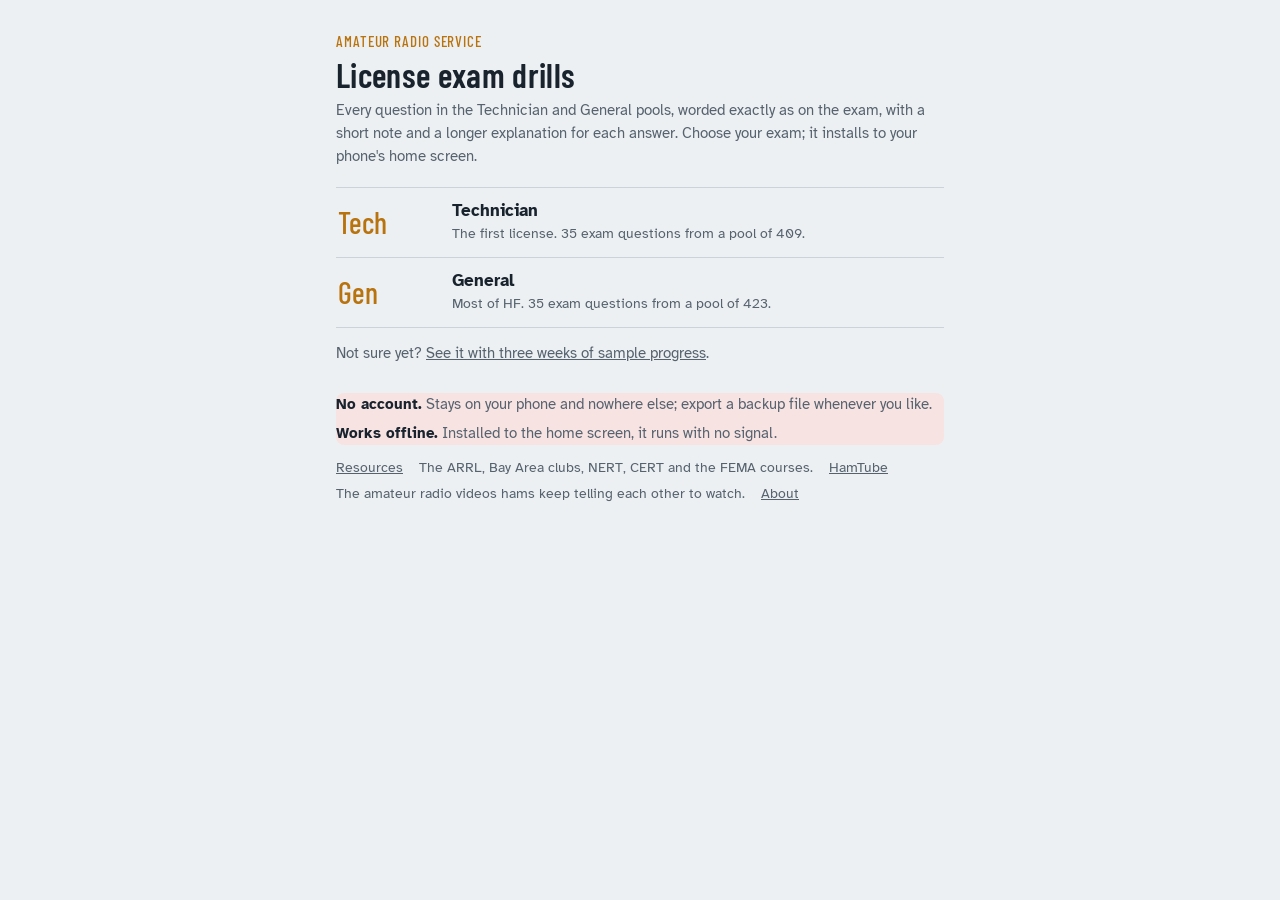
<file: index.html>
<!DOCTYPE html>
<html lang="en">
<head>
<meta charset="utf-8">
<meta name="viewport" content="width=device-width, initial-scale=1, viewport-fit=cover">
<title>Ham drills: Technician and General exam practice</title>
<meta name="description" content="Free drills for the ham radio Technician and General exams: every pool question, worded as on the exam, with spaced review and an explanation for each answer. No account; works offline.">
<link rel="canonical" href="https://daseme.github.io/ham-drills/">
<meta property="og:type" content="website">
<meta property="og:title" content="Ham drills: Technician and General exam practice">
<meta property="og:description" content="Free drills for the ham radio Technician and General exams: every pool question, worded as on the exam, with spaced review and an explanation for each answer. No account; works offline.">
<meta property="og:url" content="https://daseme.github.io/ham-drills/">
<meta property="og:image" content="https://daseme.github.io/ham-drills/icons/og.png">
<meta property="og:image:width" content="1200">
<meta property="og:image:height" content="630">
<meta property="og:image:alt" content="License exam drills: free, no account, works offline, spaced review">
<meta name="twitter:card" content="summary_large_image">
<meta name="theme-color" content="#EDF0F2" media="(prefers-color-scheme: light)">
<meta name="theme-color" content="#11171D" media="(prefers-color-scheme: dark)">
<link rel="icon" href="icons/icon-192.png">
<link rel="apple-touch-icon" href="icons/icon-192.png">
<link rel="stylesheet" href="app/app.css">
<style>
/* The splash borrows the app's styles; its rows are links rather than buttons. */
a.row{text-decoration:none;color:inherit}
.row .code{font-size:30px}
.why{list-style:none;margin:0 0 12px;padding:0}
.why li{margin:0 0 6px}
.why b{color:var(--ink)}
.try{font-size:15px;color:var(--muted);margin:14px 0 0}
.try a{color:inherit}
</style>
</head>
<body>
<main>
  <p class="over">Amateur Radio Service</p>
  <h1>License exam drills</h1>
  <p class="sub">Every question in the Technician and General pools, worded exactly as on the exam, with a short note and a longer explanation for each answer. Choose your exam; it installs to your phone's home screen.</p>
  <ul class="decks">
    <li><a class="row" href="technician/"><span class="code">Tech</span><span class="nm">Technician</span><span class="meta">The first license. 35 exam questions from a pool of 409.</span></a></li>
    <li><a class="row" href="general/"><span class="code">Gen</span><span class="nm">General</span><span class="meta">Most of HF. 35 exam questions from a pool of 423.</span></a></li>
  </ul>
  <p class="try">Not sure yet? <a href="technician/?demo">See it with three weeks of sample progress</a>.</p>
  <div class="foot">
    <ul class="why">
      <li><b>No account.</b> Stays on your phone and nowhere else; export a backup file whenever you like.</li>
      <li><b>Works offline.</b> Installed to the home screen, it runs with no signal.</li>
    </ul>
    <p class="links"><a href="resources.html">Resources</a><span>The ARRL, Bay Area clubs, NERT, CERT and the FEMA courses.</span><a href="https://hamtube.org/">HamTube</a><span>The amateur radio videos hams keep telling each other to watch.</span><a href="about.html">About</a></p></div>
</main>
</body>
</html>
</file>
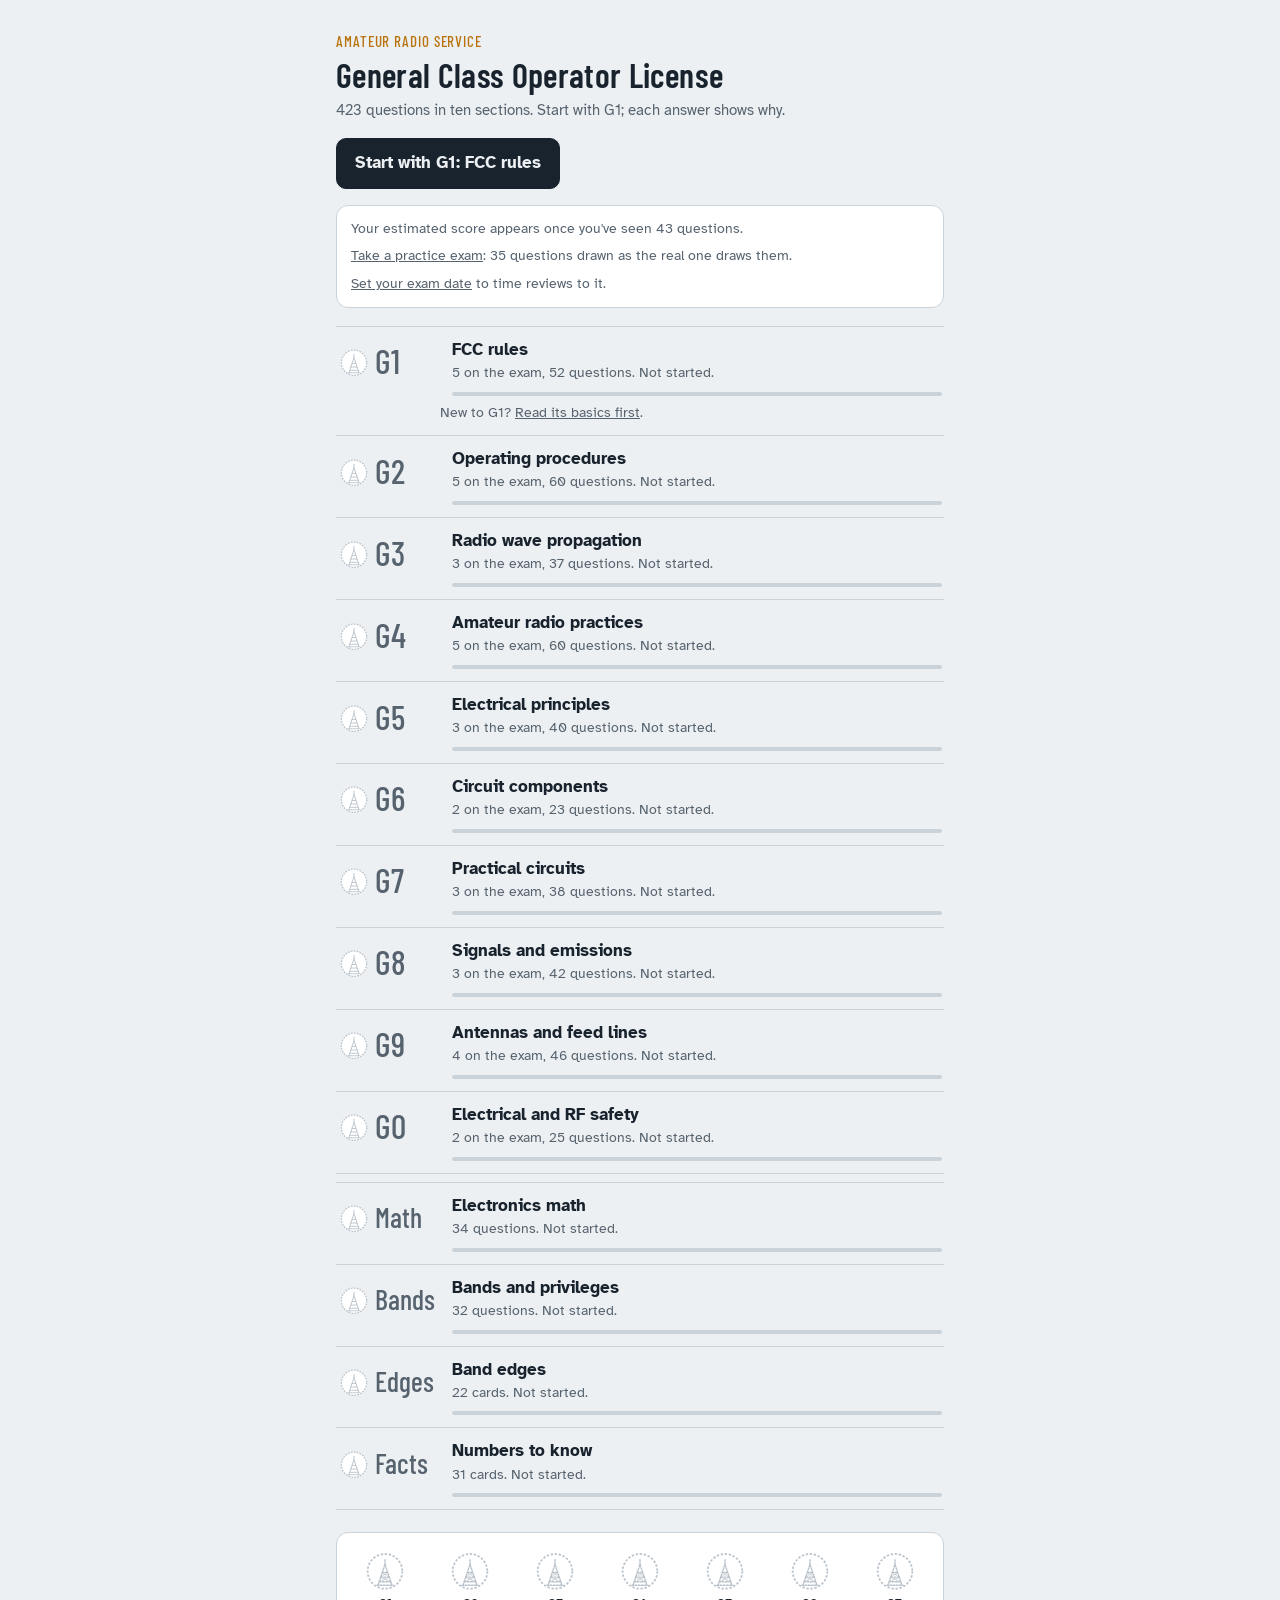
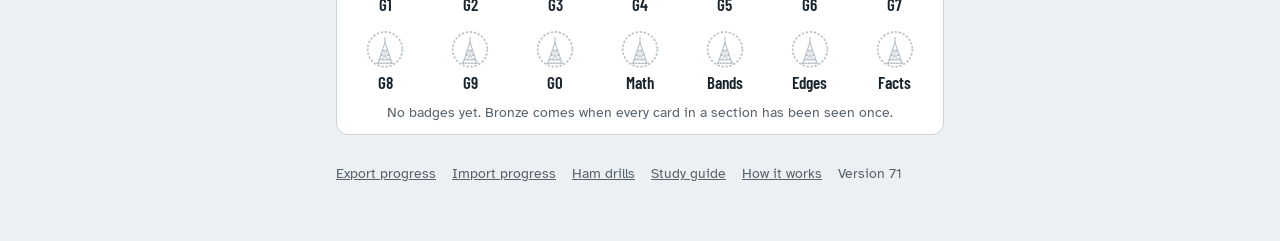
<file: general/index.html>
<!DOCTYPE html>
<html lang="en">
<head>
<meta charset="utf-8">
<meta name="viewport" content="width=device-width, initial-scale=1, viewport-fit=cover">
<title>General drills</title>
<meta name="description" content="Every question of the 2023-2027 General pool, worded as on the exam, with spaced review and an explanation for each answer. Free, no account, works offline.">
<link rel="canonical" href="https://daseme.github.io/ham-drills/general/">
<meta property="og:type" content="website">
<meta property="og:title" content="General drills">
<meta property="og:description" content="Every question of the 2023-2027 General pool, worded as on the exam, with spaced review and an explanation for each answer. Free, no account, works offline.">
<meta property="og:url" content="https://daseme.github.io/ham-drills/general/">
<meta property="og:image" content="https://daseme.github.io/ham-drills/icons/og.png">
<meta property="og:image:width" content="1200">
<meta property="og:image:height" content="630">
<meta property="og:image:alt" content="License exam drills: free, no account, works offline, spaced review">
<meta name="twitter:card" content="summary_large_image">
<meta name="theme-color" content="#EDF0F2" media="(prefers-color-scheme: light)">
<meta name="theme-color" content="#11171D" media="(prefers-color-scheme: dark)">
<link rel="manifest" href="manifest.webmanifest">
<link rel="icon" href="../icons/icon-192.png">
<link rel="apple-touch-icon" href="../icons/icon-192.png">
<link rel="preload" href="../fonts/atkinson-hyperlegible-latin-400-normal.woff2" as="font" type="font/woff2" crossorigin>
<link rel="preload" href="../fonts/atkinson-hyperlegible-latin-700-normal.woff2" as="font" type="font/woff2" crossorigin>
<link rel="preload" href="../fonts/barlow-condensed-latin-500-normal.woff2" as="font" type="font/woff2" crossorigin>
<link rel="preload" href="../fonts/barlow-condensed-latin-600-normal.woff2" as="font" type="font/woff2" crossorigin>
<link rel="stylesheet" href="../app/app.css">
</head>
<body>
<div class="demobar" id="demobar" hidden></div>
<main id="app"></main>
<!-- No accept filter: some Android pickers grey out a backup that came back through Drive or email under another file type. The import checks the contents instead. -->
<input type="file" id="importFile" hidden>
<script defer src="../version.js"></script>
<script defer src="exam.js"></script>
<script defer src="data.js"></script>
<script defer src="../app/app.js"></script>
</body>
</html>
</file>
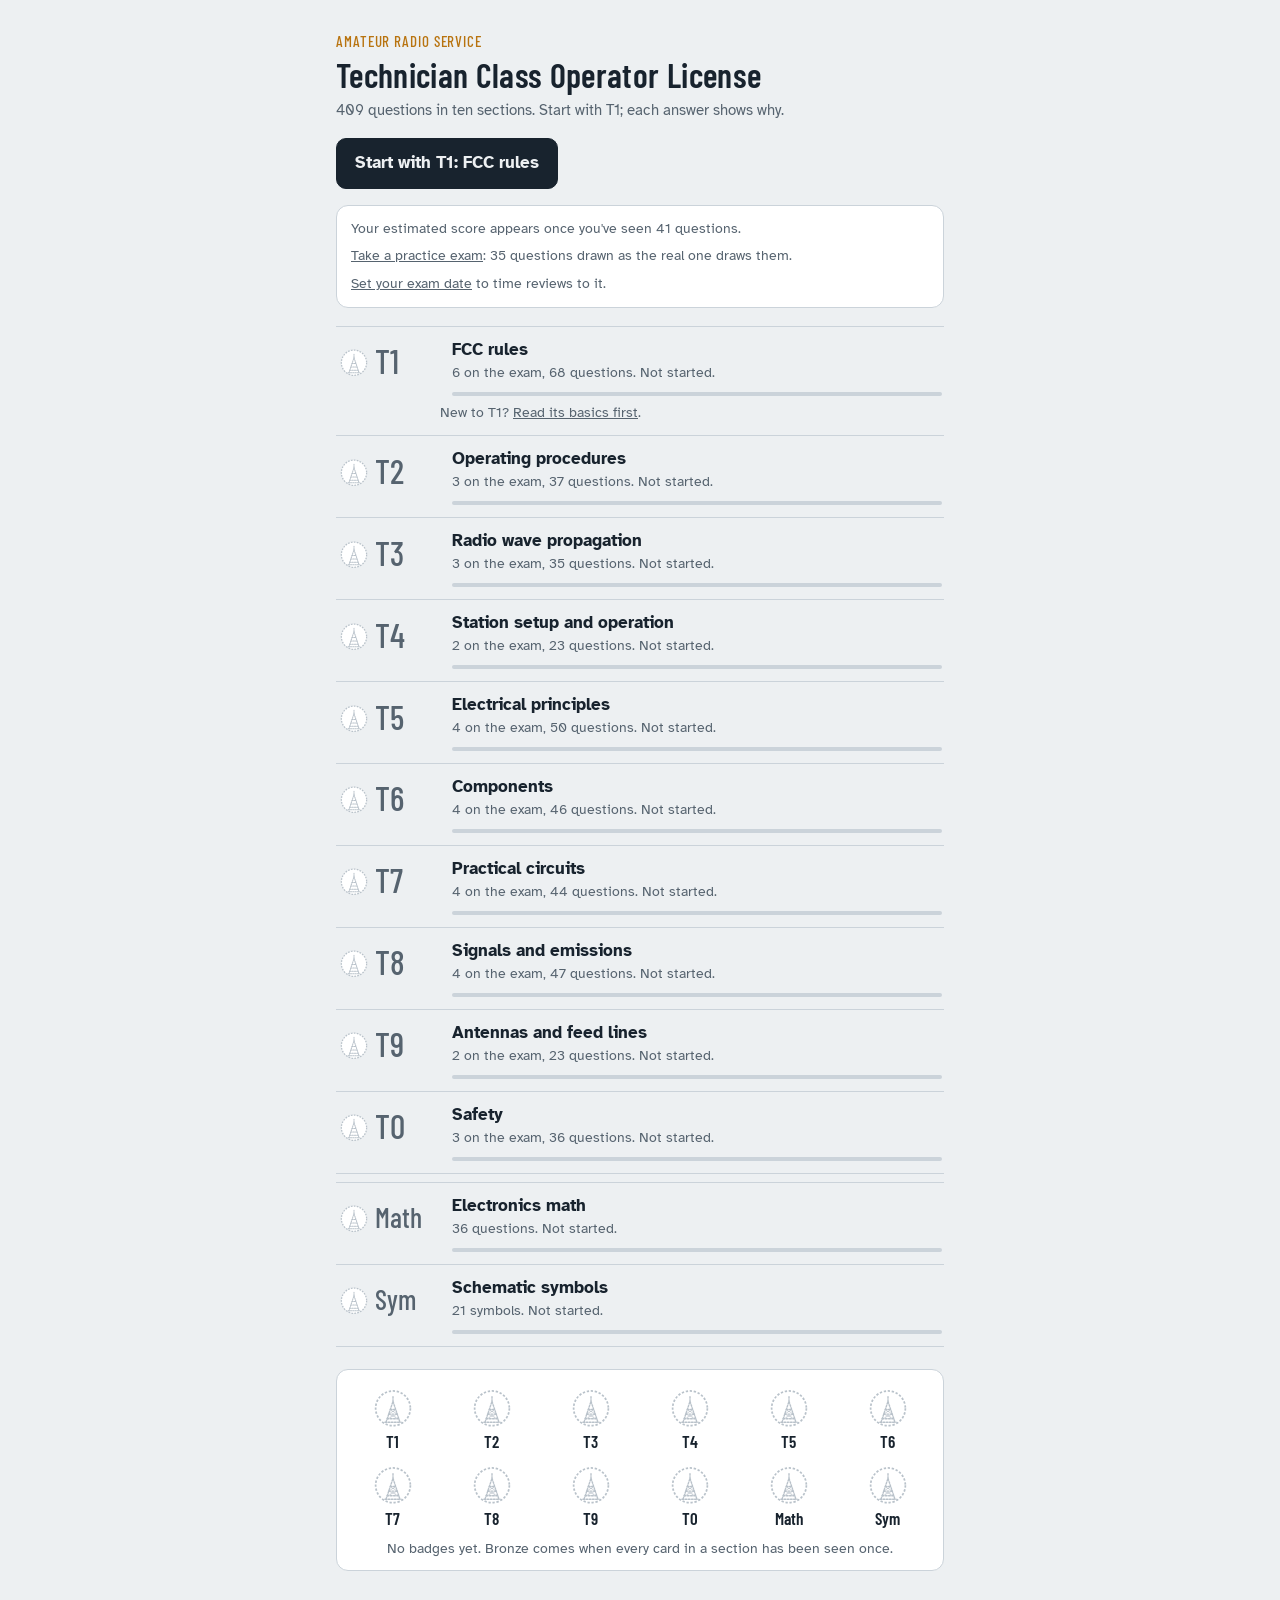
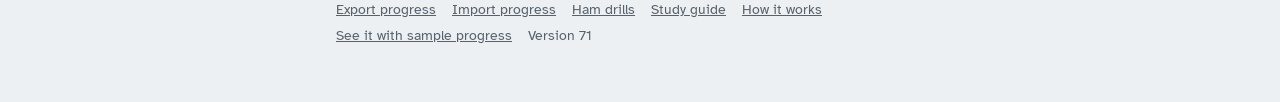
<file: technician/index.html>
<!DOCTYPE html>
<html lang="en">
<head>
<meta charset="utf-8">
<meta name="viewport" content="width=device-width, initial-scale=1, viewport-fit=cover">
<title>Technician drills</title>
<meta name="description" content="Every question of the 2026-2030 Technician pool, worded as on the exam, with spaced review and an explanation for each answer. Free, no account, works offline.">
<link rel="canonical" href="https://daseme.github.io/ham-drills/technician/">
<meta property="og:type" content="website">
<meta property="og:title" content="Technician drills">
<meta property="og:description" content="Every question of the 2026-2030 Technician pool, worded as on the exam, with spaced review and an explanation for each answer. Free, no account, works offline.">
<meta property="og:url" content="https://daseme.github.io/ham-drills/technician/">
<meta property="og:image" content="https://daseme.github.io/ham-drills/icons/og.png">
<meta property="og:image:width" content="1200">
<meta property="og:image:height" content="630">
<meta property="og:image:alt" content="License exam drills: free, no account, works offline, spaced review">
<meta name="twitter:card" content="summary_large_image">
<meta name="theme-color" content="#EDF0F2" media="(prefers-color-scheme: light)">
<meta name="theme-color" content="#11171D" media="(prefers-color-scheme: dark)">
<link rel="manifest" href="manifest.webmanifest">
<link rel="icon" href="../icons/icon-192.png">
<link rel="apple-touch-icon" href="../icons/icon-192.png">
<link rel="preload" href="../fonts/atkinson-hyperlegible-latin-400-normal.woff2" as="font" type="font/woff2" crossorigin>
<link rel="preload" href="../fonts/atkinson-hyperlegible-latin-700-normal.woff2" as="font" type="font/woff2" crossorigin>
<link rel="preload" href="../fonts/barlow-condensed-latin-500-normal.woff2" as="font" type="font/woff2" crossorigin>
<link rel="preload" href="../fonts/barlow-condensed-latin-600-normal.woff2" as="font" type="font/woff2" crossorigin>
<link rel="stylesheet" href="../app/app.css">
</head>
<body>
<div class="demobar" id="demobar" hidden></div>
<main id="app"></main>
<!-- No accept filter: some Android pickers grey out a backup that came back through Drive or email under another file type. The import checks the contents instead. -->
<input type="file" id="importFile" hidden>
<script defer src="../version.js"></script>
<script defer src="exam.js"></script>
<script defer src="data.js"></script>
<script defer src="../app/app.js"></script>
</body>
</html>
</file>
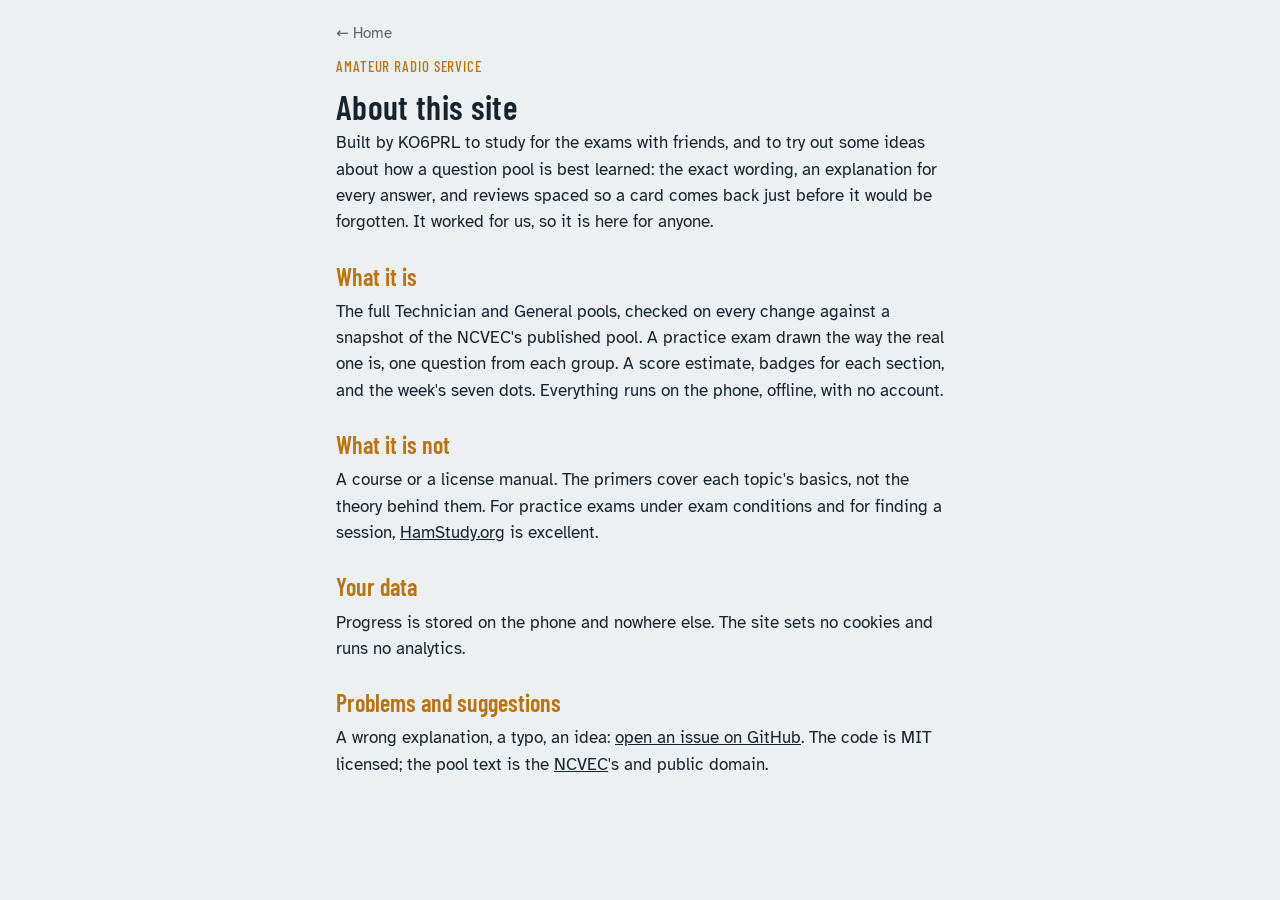
<file: about.html>
<!DOCTYPE html>
<html lang="en">
<head>
<meta charset="utf-8">
<meta name="viewport" content="width=device-width, initial-scale=1, viewport-fit=cover">
<title>About Ham drills</title>
<meta name="description" content="Who built the drills and why, what they are and are not, and where to report a problem.">
<link rel="canonical" href="https://daseme.github.io/ham-drills/about.html">
<meta property="og:type" content="website">
<meta property="og:title" content="About Ham drills">
<meta property="og:description" content="Who built the drills and why, what they are and are not, and where to report a problem.">
<meta property="og:url" content="https://daseme.github.io/ham-drills/about.html">
<meta property="og:image" content="https://daseme.github.io/ham-drills/icons/og.png">
<meta property="og:image:width" content="1200">
<meta property="og:image:height" content="630">
<meta property="og:image:alt" content="License exam drills: free, no account, works offline, spaced review">
<meta name="twitter:card" content="summary_large_image">
<meta name="theme-color" content="#EDF0F2" media="(prefers-color-scheme: light)">
<meta name="theme-color" content="#11171D" media="(prefers-color-scheme: dark)">
<link rel="icon" href="icons/icon-192.png">
<link rel="apple-touch-icon" href="icons/icon-192.png">
<link rel="stylesheet" href="app/app.css">
<style>
/* A plain page in the About page's styles. The back link is a link here, not a button. */
a.back{display:inline-block;text-decoration:none;color:var(--muted)}
</style>
</head>
<body>
<main class="about">
  <a class="back" href="./">&larr; Home</a>
  <p class="over">Amateur Radio Service</p>
  <h1>About this site</h1>
  <p>Built by KO6PRL to study for the exams with friends, and to try out some ideas about how a question pool is best learned: the exact wording, an explanation for every answer, and reviews spaced so a card comes back just before it would be forgotten. It worked for us, so it is here for anyone.</p>
  <h2>What it is</h2>
  <p>The full Technician and General pools, checked on every change against a snapshot of the NCVEC's published pool. A practice exam drawn the way the real one is, one question from each group. A score estimate, badges for each section, and the week's seven dots. Everything runs on the phone, offline, with no account.</p>
  <h2>What it is not</h2>
  <p>A course or a license manual. The primers cover each topic's basics, not the theory behind them. For practice exams under exam conditions and for finding a session, <a href="https://hamstudy.org/" target="_blank" rel="noopener">HamStudy.org</a> is excellent.</p>
  <h2>Your data</h2>
  <p>Progress is stored on the phone and nowhere else. The site sets no cookies and runs no analytics.</p>
  <h2>Problems and suggestions</h2>
  <p>A wrong explanation, a typo, an idea: <a href="https://github.com/daseme/ham-drills/issues" target="_blank" rel="noopener">open an issue on GitHub</a>. The code is MIT licensed; the pool text is the <a href="https://ncvec.org" target="_blank" rel="noopener">NCVEC</a>'s and public domain.</p>
</main>
</body>
</html>
</file>
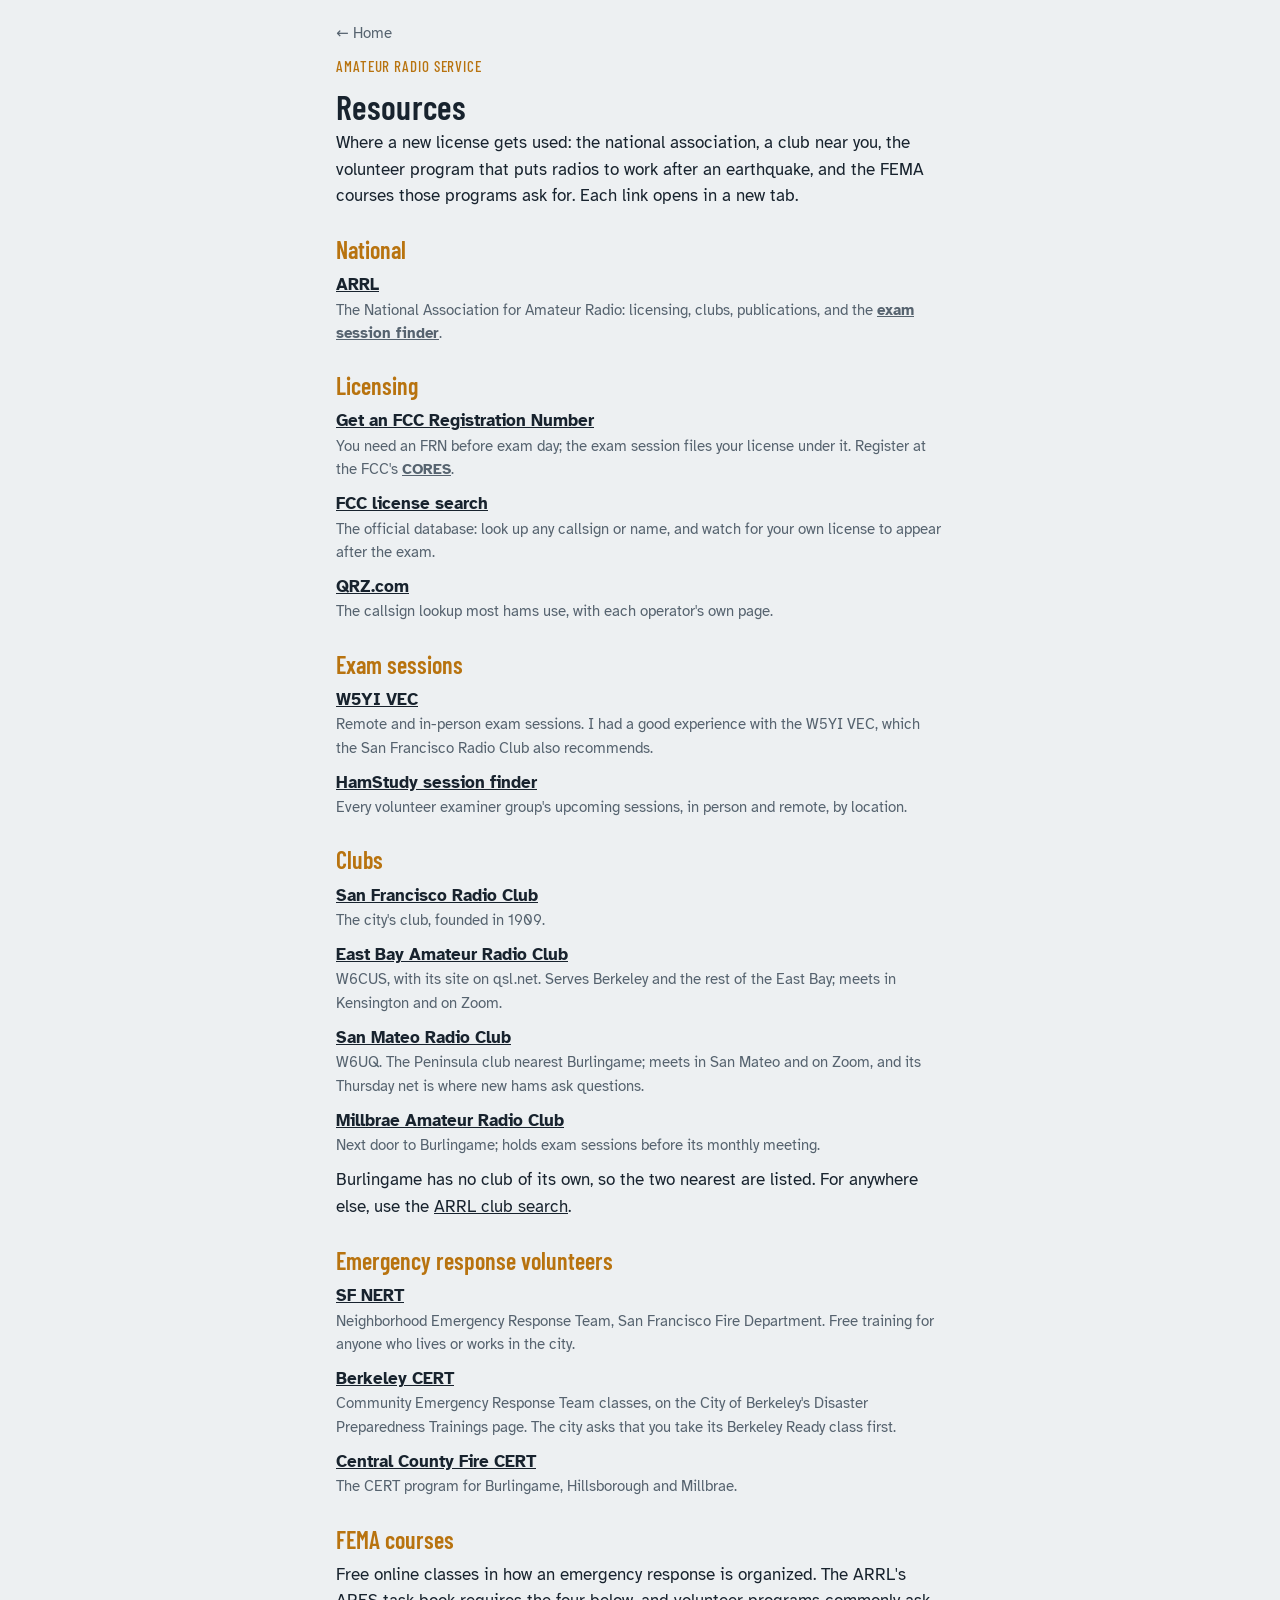
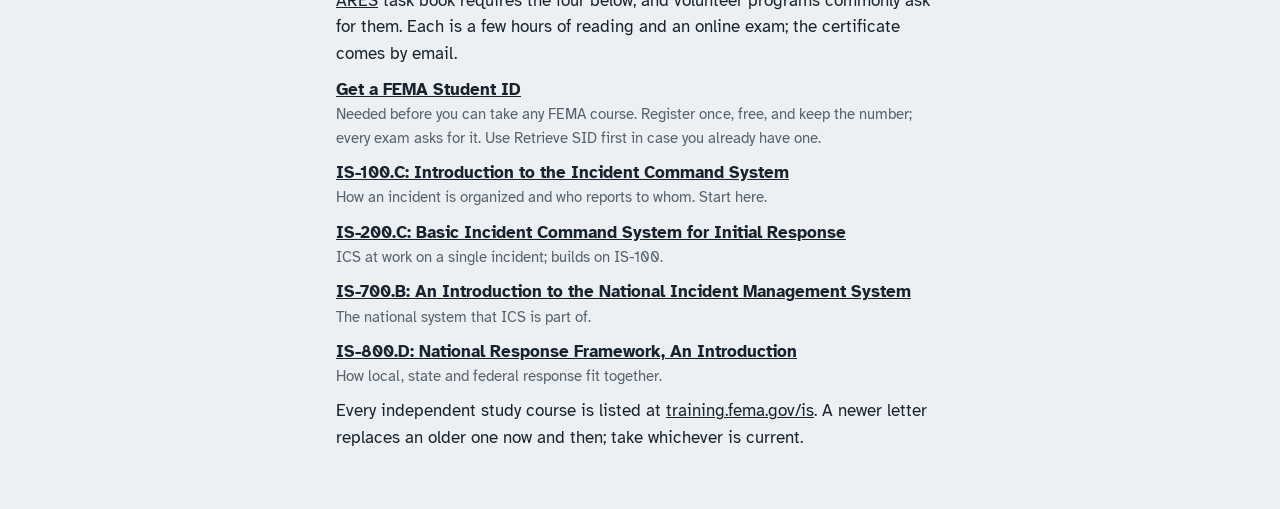
<file: resources.html>
<!DOCTYPE html>
<html lang="en">
<head>
<meta charset="utf-8">
<meta name="viewport" content="width=device-width, initial-scale=1, viewport-fit=cover">
<title>Resources</title>
<meta name="description" content="The ARRL, Bay Area amateur radio clubs, the San Francisco, Berkeley and Burlingame emergency response volunteer programs, and the FEMA courses they ask for.">
<link rel="canonical" href="https://daseme.github.io/ham-drills/resources.html">
<meta property="og:type" content="website">
<meta property="og:title" content="Resources">
<meta property="og:description" content="The ARRL, Bay Area amateur radio clubs, the San Francisco, Berkeley and Burlingame emergency response volunteer programs, and the FEMA courses they ask for.">
<meta property="og:url" content="https://daseme.github.io/ham-drills/resources.html">
<meta property="og:image" content="https://daseme.github.io/ham-drills/icons/og.png">
<meta property="og:image:width" content="1200">
<meta property="og:image:height" content="630">
<meta property="og:image:alt" content="License exam drills: free, no account, works offline, spaced review">
<meta name="twitter:card" content="summary_large_image">
<meta name="theme-color" content="#EDF0F2" media="(prefers-color-scheme: light)">
<meta name="theme-color" content="#11171D" media="(prefers-color-scheme: dark)">
<link rel="icon" href="icons/icon-192.png">
<link rel="apple-touch-icon" href="icons/icon-192.png">
<link rel="stylesheet" href="app/app.css">
<style>
/* A page of outward links, in the About page's styles. The back link is a link here, not a button. */
a.back{display:inline-block;text-decoration:none;color:var(--muted)}
.res{list-style:none;margin:0 0 6px;padding:0}
.res li{margin:0 0 10px}
.res a{font-weight:700}
.res span{display:block;color:var(--muted);font-size:15px}
</style>
</head>
<body>
<main class="about">
  <a class="back" href="./">&larr; Home</a>
  <p class="over">Amateur Radio Service</p>
  <h1>Resources</h1>
  <p>Where a new license gets used: the national association, a club near you, the volunteer program that puts radios to work after an earthquake, and the FEMA courses those programs ask for. Each link opens in a new tab.</p>

  <h2>National</h2>
  <ul class="res">
    <li><a href="https://www.arrl.org/" target="_blank" rel="noopener">ARRL</a><span>The National Association for Amateur Radio: licensing, clubs, publications, and the <a href="https://www.arrl.org/find-an-amateur-radio-license-exam-session" target="_blank" rel="noopener">exam session finder</a>.</span></li>
  </ul>

  <h2>Licensing</h2>
  <ul class="res">
    <li><a href="https://www.fcc.gov/wireless/support/universal-licensing-system-uls-resources/getting-fcc-registration-number-frn" target="_blank" rel="noopener">Get an FCC Registration Number</a><span>You need an FRN before exam day; the exam session files your license under it. Register at the FCC's <a href="https://apps.fcc.gov/cores/userLogin.do" target="_blank" rel="noopener">CORES</a>.</span></li>
    <li><a href="https://wireless2.fcc.gov/UlsApp/UlsSearch/searchLicense.jsp" target="_blank" rel="noopener">FCC license search</a><span>The official database: look up any callsign or name, and watch for your own license to appear after the exam.</span></li>
    <li><a href="https://www.qrz.com/" target="_blank" rel="noopener">QRZ.com</a><span>The callsign lookup most hams use, with each operator's own page.</span></li>
  </ul>

  <h2>Exam sessions</h2>
  <ul class="res">
    <li><a href="https://www.w5yi.org/" target="_blank" rel="noopener">W5YI VEC</a><span>Remote and in-person exam sessions. I had a good experience with the W5YI VEC, which the San Francisco Radio Club also recommends.</span></li>
    <li><a href="https://hamstudy.org/sessions" target="_blank" rel="noopener">HamStudy session finder</a><span>Every volunteer examiner group's upcoming sessions, in person and remote, by location.</span></li>
  </ul>

  <h2>Clubs</h2>
  <ul class="res">
    <li><a href="https://www.sfarc.org/" target="_blank" rel="noopener">San Francisco Radio Club</a><span>The city's club, founded in 1909.</span></li>
    <li><a href="https://www.ebarc.org/" target="_blank" rel="noopener">East Bay Amateur Radio Club</a><span>W6CUS, with its site on qsl.net. Serves Berkeley and the rest of the East Bay; meets in Kensington and on Zoom.</span></li>
    <li><a href="https://www.w6uq.org/" target="_blank" rel="noopener">San Mateo Radio Club</a><span>W6UQ. The Peninsula club nearest Burlingame; meets in San Mateo and on Zoom, and its Thursday net is where new hams ask questions.</span></li>
    <li><a href="https://www.millbraearc.org/" target="_blank" rel="noopener">Millbrae Amateur Radio Club</a><span>Next door to Burlingame; holds exam sessions before its monthly meeting.</span></li>
  </ul>
  <p>Burlingame has no club of its own, so the two nearest are listed. For anywhere else, use the <a href="https://www.arrl.org/find-a-club" target="_blank" rel="noopener">ARRL club search</a>.</p>

  <h2>Emergency response volunteers</h2>
  <ul class="res">
    <li><a href="https://sf-fire.org/nert" target="_blank" rel="noopener">SF NERT</a><span>Neighborhood Emergency Response Team, San Francisco Fire Department. Free training for anyone who lives or works in the city.</span></li>
    <li><a href="https://berkeleyca.gov/CERT" target="_blank" rel="noopener">Berkeley CERT</a><span>Community Emergency Response Team classes, on the City of Berkeley's Disaster Preparedness Trainings page. The city asks that you take its Berkeley Ready class first.</span></li>
    <li><a href="https://ccfd.specialdistrict.org/cert" target="_blank" rel="noopener">Central County Fire CERT</a><span>The CERT program for Burlingame, Hillsborough and Millbrae.</span></li>
  </ul>

  <h2>FEMA courses</h2>
  <p>Free online classes in how an emergency response is organized. The ARRL's <a href="https://www.arrl.org/ares" target="_blank" rel="noopener">ARES</a> task book requires the four below, and volunteer programs commonly ask for them. Each is a few hours of reading and an online exam; the certificate comes by email.</p>
  <ul class="res">
    <li><a href="https://cdp.dhs.gov/femasid" target="_blank" rel="noopener">Get a FEMA Student ID</a><span>Needed before you can take any FEMA course. Register once, free, and keep the number; every exam asks for it. Use Retrieve SID first in case you already have one.</span></li>
    <li><a href="https://training.fema.gov/is/courseoverview.aspx?code=IS-100.c" target="_blank" rel="noopener">IS-100.C: Introduction to the Incident Command System</a><span>How an incident is organized and who reports to whom. Start here.</span></li>
    <li><a href="https://training.fema.gov/is/courseoverview.aspx?code=IS-200.c" target="_blank" rel="noopener">IS-200.C: Basic Incident Command System for Initial Response</a><span>ICS at work on a single incident; builds on IS-100.</span></li>
    <li><a href="https://training.fema.gov/is/courseoverview.aspx?code=IS-700.b" target="_blank" rel="noopener">IS-700.B: An Introduction to the National Incident Management System</a><span>The national system that ICS is part of.</span></li>
    <li><a href="https://training.fema.gov/is/courseoverview.aspx?code=IS-800.d" target="_blank" rel="noopener">IS-800.D: National Response Framework, An Introduction</a><span>How local, state and federal response fit together.</span></li>
  </ul>
  <p>Every independent study course is listed at <a href="https://training.fema.gov/is/" target="_blank" rel="noopener">training.fema.gov/is</a>. A newer letter replaces an older one now and then; take whichever is current.</p>
</main>
</body>
</html>
</file>
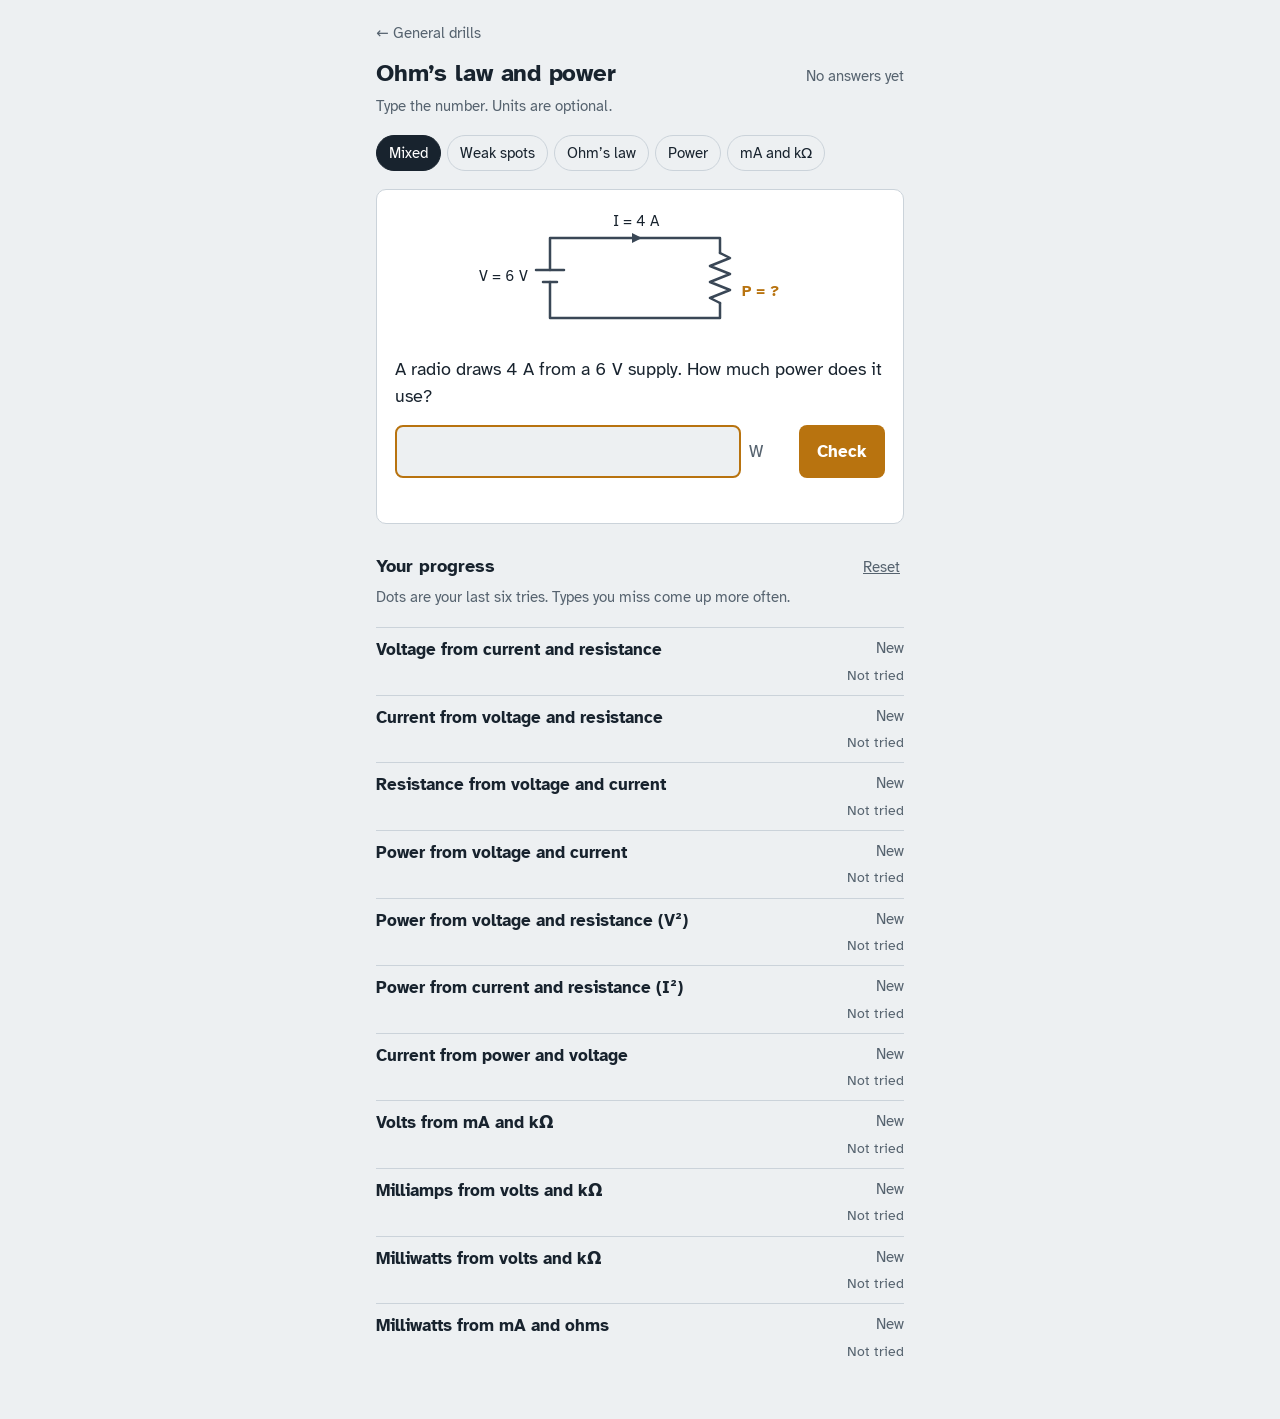
<file: general/ohms-law-drill.html>
<!DOCTYPE html>
<html lang="en">
<head>
<meta charset="utf-8">
<meta name="viewport" content="width=device-width, initial-scale=1, viewport-fit=cover">
<title>Ohm’s law and power drill</title>
<meta name="description" content="Endless worked Ohm's law and power problems for the General exam, with milliamps and kilohms, a step-by-step solution after each answer, and extra practice on what you miss.">
<link rel="canonical" href="https://daseme.github.io/ham-drills/general/ohms-law-drill.html">
<meta property="og:type" content="website">
<meta property="og:title" content="Ohm’s law and power drill">
<meta property="og:description" content="Endless worked Ohm's law and power problems for the General exam, with milliamps and kilohms, a step-by-step solution after each answer, and extra practice on what you miss.">
<meta property="og:url" content="https://daseme.github.io/ham-drills/general/ohms-law-drill.html">
<meta property="og:image" content="https://daseme.github.io/ham-drills/icons/og.png">
<meta property="og:image:width" content="1200">
<meta property="og:image:height" content="630">
<meta property="og:image:alt" content="License exam drills: free, no account, works offline, spaced review">
<meta name="twitter:card" content="summary_large_image">
<meta name="theme-color" content="#EDF0F2" media="(prefers-color-scheme: light)">
<meta name="theme-color" content="#11171D" media="(prefers-color-scheme: dark)">
<link rel="icon" href="../icons/icon-192.png">
<link rel="apple-touch-icon" href="../icons/icon-192.png">
<link rel="preload" href="../fonts/atkinson-hyperlegible-latin-400-normal.woff2" as="font" type="font/woff2" crossorigin>
<link rel="preload" href="../fonts/atkinson-hyperlegible-latin-700-normal.woff2" as="font" type="font/woff2" crossorigin>
<style>
/* A page of its own beside the General app: its own styles in the app's palette and bundled fonts, so it works offline. */
@font-face{font-family:"Atkinson Hyperlegible";font-weight:400;font-style:normal;font-display:swap;src:url(../fonts/atkinson-hyperlegible-latin-400-normal.woff2) format("woff2")}
@font-face{font-family:"Atkinson Hyperlegible";font-weight:700;font-style:normal;font-display:swap;src:url(../fonts/atkinson-hyperlegible-latin-700-normal.woff2) format("woff2")}
:root {
  --bg: #EDF0F2;
  --panel: #FFFFFF;
  --ink: #18232E;
  --muted: #56636F;
  --line: #CBD3DA;
  --amber: #B8730F;
  --amber-soft: #FBF0DD;
  --good: #22744A;
  --good-soft: #E2F2E8;
  --bad: #A93434;
  --bad-soft: #F8E3E3;
  --wire: #3A4756;
  color-scheme: light;
  box-sizing: border-box;
  padding-top: env(safe-area-inset-top, 0px);
  padding-bottom: env(safe-area-inset-bottom, 0px);
}
@media (prefers-color-scheme: dark) {
  :root {
    --bg: #11171D; --panel: #1A222A; --ink: #E3E8ED; --muted: #9AA7B3; --line: #2D3842;
    --amber: #E9A33E; --amber-soft: #33270F; --good: #5CC48A; --good-soft: #163223;
    --bad: #EE7B7B; --bad-soft: #3A1B1B; --wire: #A9B6C3; color-scheme: dark;
  }
}
html { scroll-padding-top: env(safe-area-inset-top, 0px); }
*, *::before, *::after { box-sizing: border-box; }
body {
  margin: 0; background: var(--bg); color: var(--ink);
  font-family: "Atkinson Hyperlegible", system-ui, "Segoe UI", Roboto, sans-serif;
  font-size: 17px; line-height: 1.5; font-variant-numeric: tabular-nums;
}
main { max-width: 560px; margin: 0 auto; padding: 16px 16px 48px; }
a.back { display: inline-block; font-size: 15px; padding: 6px 0; margin: 0 0 4px; color: var(--muted); text-decoration: none; }
header { display: flex; justify-content: space-between; align-items: baseline; gap: 12px; flex-wrap: wrap; }
h1 { font-size: 1.5rem; margin: 0; letter-spacing: -0.01em; }
.score { color: var(--muted); font-size: 0.95rem; }
.score b { color: var(--ink); }
.hint { color: var(--muted); margin: 4px 0 18px; font-size: 0.95rem; }
.modes { display: flex; gap: 6px; flex-wrap: wrap; margin-bottom: 18px; }
.modes button {
  font: inherit; font-size: 0.92rem; padding: 6px 12px; border-radius: 999px;
  border: 1px solid var(--line); background: transparent; color: var(--ink); cursor: pointer;
}
.modes button[aria-pressed="true"] { background: var(--ink); color: var(--panel); border-color: var(--ink); }
.card { background: var(--panel); border: 1px solid var(--line); border-radius: 10px; padding: 18px; }
svg.circuit { display: block; width: 100%; max-width: 340px; height: auto; margin: 0 auto 6px; }
svg.circuit .w { stroke: var(--wire); stroke-width: 2.5; fill: none; stroke-linejoin: round; stroke-linecap: round; }
svg.circuit text { fill: var(--ink); font-family: inherit; font-size: 15px; }
svg.circuit text.unk { fill: var(--amber); font-weight: 700; }
.q { font-size: 1.1rem; margin: 8px 0 16px; }
.row { display: flex; gap: 8px; }
input {
  flex: 1; min-width: 0; font: inherit; font-size: 1.2rem; padding: 10px 12px;
  border: 2px solid var(--line); border-radius: 8px; background: var(--bg); color: var(--ink);
}
input:focus { outline: none; border-color: var(--amber); }
.unit { align-self: center; color: var(--muted); min-width: 2.5em; }
button.go {
  font: inherit; font-weight: 700; padding: 10px 18px; border-radius: 8px; border: none;
  background: var(--amber); color: #fff; cursor: pointer;
}
@media (prefers-color-scheme: dark) { button.go { color: #1B1408; } }
button:focus-visible { outline: 3px solid var(--amber); outline-offset: 2px; }
.fb { margin-top: 16px; border-radius: 8px; padding: 12px 14px; display: none; }
.fb.good { display: block; background: var(--good-soft); }
.fb.bad { display: block; background: var(--bad-soft); }
.fb .verdict { font-weight: 700; margin: 0 0 6px; }
.fb.good .verdict { color: var(--good); }
.fb.bad .verdict { color: var(--bad); }
.steps { margin-top: 8px; }
.step { margin: 0 0 12px; }
.rule { margin: 0 0 2px; }
.calc { margin: 0; padding: 4px 0 4px 10px; border-left: 3px solid var(--amber); font-weight: 700; font-size: 1.05rem; overflow-x: auto; }
.shead { margin: 14px 0 6px; font-weight: 700; color: var(--muted); }
.note { margin: 4px 0 0; color: var(--muted); }
details summary { cursor: pointer; color: var(--muted); }
.msg { color: var(--bad); font-size: 0.95rem; min-height: 1.4em; margin-top: 6px; }
.prog { margin-top: 28px; }
.phead { display: flex; justify-content: space-between; align-items: baseline; }
.prog h2 { font-size: 1.15rem; margin: 0; }
button.link { font: inherit; font-size: 0.92rem; background: none; border: none; color: var(--muted); text-decoration: underline; cursor: pointer; padding: 4px; }
#pnote { color: var(--amber); margin: 0 0 6px; font-size: 0.95rem; }
#progress { list-style: none; margin: 0; padding: 0; }
.p { display: grid; grid-template-columns: 1fr auto; gap: 2px 10px; padding: 9px 0; border-top: 1px solid var(--line); }
.pl { font-weight: 700; }
.ps { text-align: right; font-size: 0.92rem; }
.pt { text-align: right; font-size: 0.88rem; color: var(--muted); }
.dots { min-height: 12px; display: flex; align-items: center; }
.d { display: inline-block; width: 10px; height: 10px; border-radius: 50%; margin-right: 4px; }
.d.y { background: var(--good); }
.d.x { background: var(--bad); }
.p.weak .ps { color: var(--bad); font-weight: 700; }
.p.getting .ps { color: var(--amber); font-weight: 700; }
.p.solid .ps { color: var(--good); font-weight: 700; }
.p.new .ps { color: var(--muted); }
.slipnote { margin: 0 0 10px; }
.again { margin: 0 0 6px; color: var(--amber); font-size: 0.95rem; }
.again:empty { display: none; }
.step.hl { background: var(--amber-soft); border-radius: 6px; padding: 6px 8px; }
</style>
</head>
<body>
<main>
  <a class="back" href="./">&larr; General drills</a>
  <header>
    <h1>Ohm’s law and power</h1>
    <div class="score" id="score">No answers yet</div>
  </header>
  <p class="hint">Type the number. Units are optional.</p>

  <div class="modes" role="group" aria-label="Question set">
    <button data-mode="mixed" aria-pressed="true">Mixed</button>
    <button data-mode="weak" aria-pressed="false">Weak spots</button>
    <button data-mode="ohm" aria-pressed="false">Ohm’s law</button>
    <button data-mode="power" aria-pressed="false">Power</button>
    <button data-mode="prefix" aria-pressed="false">mA and kΩ</button>
  </div>

  <section class="card">
    <p class="again" id="again"></p>
    <div id="diagram"></div>
    <p class="q" id="question"></p>
    <div class="row">
      <input id="answer" inputmode="decimal" autocomplete="off" aria-label="Your answer">
      <span class="unit" id="unit"></span>
      <button class="go" id="action">Check</button>
    </div>
    <div class="msg" id="msg" aria-live="polite"></div>
    <div class="fb" id="fb" aria-live="polite"></div>
  </section>

  <section class="prog">
    <div class="phead"><h2>Your progress</h2><button class="link" id="reset">Reset</button></div>
    <p class="hint">Dots are your last six tries. Types you miss come up more often.</p>
    <p id="pnote"></p>
    <p class="hint" id="slipcount"></p>
    <ul id="progress"></ul>
  </section>
</main>

<script>
const pick = a => a[Math.floor(Math.random() * a.length)];
const n = x => (+(+x).toFixed(6)).toLocaleString('en-US', { maximumFractionDigits: 6 });

const Is = [0.5, 1, 1.5, 2, 2.5, 3, 4, 5];
const Rs = [4, 5, 6, 8, 10, 12, 20, 25, 50, 100];

const R_ = (rule, calc) => ({ rule, calc });
const H_ = head => ({ head });
const N_ = note => ({ note });
/* A wrong answer a common mistake gives, and what to say when it is the one typed. */
const W_ = (v, note) => [v, note];

const gens = {
  ohmV() {
    const I = pick(Is), R = pick(Rs), V = I * R;
    return { given: { I: n(I) + ' A', R: n(R) + ' Ω' }, unknown: 'V', unit: 'V', ans: V,
      q: `${n(I)} A flows through a ${n(R)} Ω resistor. What is the voltage across it?`,
      wrong: [W_(I / R, 'That is I ÷ R. Voltage is current times resistance: V = I × R.'),
        W_(R / I, 'That is R ÷ I. Voltage is current times resistance: V = I × R.')],
      steps: [R_('Voltage equals current times resistance.', `V = I × R = ${n(I)} × ${n(R)} = ${n(V)} V`)] };
  },
  ohmI() {
    const I = pick(Is), R = pick(Rs), V = I * R;
    return { given: { V: n(V) + ' V', R: n(R) + ' Ω' }, unknown: 'I', unit: 'A', ans: I,
      q: `${n(V)} V is across a ${n(R)} Ω resistor. How much current flows?`,
      wrong: [W_(V * R, 'That is V × R. Current is voltage divided by resistance: I = V ÷ R.'),
        W_(R / V, 'That is R ÷ V, the division upside down. Current is I = V ÷ R.')],
      steps: [R_('Current equals voltage divided by resistance.', `I = V ÷ R = ${n(V)} ÷ ${n(R)} = ${n(I)} A`)] };
  },
  ohmR() {
    const I = pick(Is), R = pick(Rs), V = I * R;
    return { given: { V: n(V) + ' V', I: n(I) + ' A' }, unknown: 'R', unit: 'Ω', ans: R,
      q: `A resistor draws ${n(I)} A from a ${n(V)} V supply. What is its resistance?`,
      wrong: [W_(V * I, 'That is V × I, which is the power in watts. Resistance is R = V ÷ I.'),
        W_(I / V, 'That is I ÷ V, the division upside down. Resistance is R = V ÷ I.')],
      steps: [R_('Resistance equals voltage divided by current.', `R = V ÷ I = ${n(V)} ÷ ${n(I)} = ${n(R)} Ω`)] };
  },
  pVI() {
    const V = pick([5, 6, 9, 12, 13.8, 24, 48, 120]), I = pick([0.5, 1, 2, 2.5, 3, 4, 5, 10]), P = V * I;
    return { given: { V: n(V) + ' V', I: n(I) + ' A' }, unknown: 'P', unit: 'W', ans: P,
      q: `A radio draws ${n(I)} A from a ${n(V)} V supply. How much power does it use?`,
      wrong: [W_(V / I, 'That is V ÷ I, which is the resistance. Power is voltage times current: P = V × I.'),
        W_(I / V, 'That is I ÷ V. Power is voltage times current: P = V × I.')],
      steps: [R_('Power equals voltage times current.', `P = V × I = ${n(V)} × ${n(I)} = ${n(P)} W`)] };
  },
  pVR() {
    const I = pick(Is), R = pick(Rs), V = I * R, P = V * V / R;
    return { given: { V: n(V) + ' V', R: n(R) + ' Ω' }, unknown: 'P', unit: 'W', ans: P,
      q: `${n(V)} V is across a ${n(R)} Ω resistor. How much power does it dissipate?`,
      wrong: [W_(V / R, 'That is V ÷ R, which is the current in amps. Power is V² ÷ R: square the voltage first.'),
        W_(V * V, 'That is V² without dividing by R. Power is V² ÷ R.'),
        W_(2 * V / R, 'That doubles V instead of squaring it. V² means V × V.'),
        W_(V * R, 'That is V × R. Power is V² ÷ R.')],
      steps: [
        H_('Short way'),
        R_('Power equals voltage squared divided by resistance.', `P = V² ÷ R = ${n(V)}² ÷ ${n(R)} = ${n(V * V)} ÷ ${n(R)} = ${n(P)} W`),
        H_('Long way'),
        R_('First find the current. Current equals voltage divided by resistance.', `I = V ÷ R = ${n(V)} ÷ ${n(R)} = ${n(I)} A`),
        R_('Then power equals voltage times current.', `P = V × I = ${n(V)} × ${n(I)} = ${n(P)} W`)] };
  },
  pIR() {
    const I = pick(Is), R = pick(Rs), P = I * I * R, V = I * R;
    return { given: { I: n(I) + ' A', R: n(R) + ' Ω' }, unknown: 'P', unit: 'W', ans: P,
      q: `${n(I)} A flows through a ${n(R)} Ω resistor. How much power does it dissipate?`,
      wrong: [W_(I * R, 'That is I × R, which is the voltage. Power is I² × R: square the current first.'),
        W_(I * I, 'That is I² without multiplying by R. Power is I² × R.'),
        W_(2 * I * R, 'That doubles I instead of squaring it. I² means I × I.'),
        W_(I * I / R, 'That is I² ÷ R. Power is I² × R: multiply by the resistance.')],
      steps: [
        H_('Short way'),
        R_('Power equals current squared times resistance.', `P = I² × R = ${n(I)}² × ${n(R)} = ${n(I * I)} × ${n(R)} = ${n(P)} W`),
        H_('Long way'),
        R_('First find the voltage. Voltage equals current times resistance.', `V = I × R = ${n(I)} × ${n(R)} = ${n(V)} V`),
        R_('Then power equals voltage times current.', `P = V × I = ${n(V)} × ${n(I)} = ${n(P)} W`)] };
  },
  iPV() {
    const V = pick([12, 13.8, 24, 120]), I = pick([0.5, 1, 2, 2.5, 5, 10]), P = V * I;
    return { given: { V: n(V) + ' V', P: n(P) + ' W' }, unknown: 'I', unit: 'A', ans: I,
      q: `A ${n(P)} W load runs on ${n(V)} V. How much current does it draw?`,
      wrong: [W_(P * V, 'That is P × V. Current is power divided by voltage: I = P ÷ V.'),
        W_(V / P, 'That is V ÷ P, the division upside down. Current is I = P ÷ V.')],
      steps: [R_('Power equals voltage times current, so current equals power divided by voltage.', `I = P ÷ V = ${n(P)} ÷ ${n(V)} = ${n(I)} A`)] };
  },
  kV() {
    const mA = pick([1, 2, 4, 5, 10, 20, 25]), k = pick([0.5, 1, 2, 4, 5, 10]), V = mA * k, A = mA / 1000, R = k * 1000;
    return { given: { I: n(mA) + ' mA', R: n(k) + ' kΩ' }, unknown: 'V', unit: 'V', ans: V,
      q: `${n(mA)} mA flows through a ${n(k)} kΩ resistor. What is the voltage across it?`,
      wrong: [W_(mA / k, 'That is I ÷ R. Voltage is current times resistance: V = I × R.'),
        W_(k / mA, 'That is R ÷ I. Voltage is current times resistance: V = I × R.')],
      steps: [
        R_('Convert to amps and ohms first. Divide milliamps by 1,000; multiply kilohms by 1,000.', `${n(mA)} mA = ${n(A)} A, and ${n(k)} kΩ = ${n(R)} Ω`),
        R_('Voltage equals current times resistance.', `V = I × R = ${n(A)} × ${n(R)} = ${n(V)} V`),
        N_('Shortcut: milliamps times kilohms gives volts directly, because the thousands cancel.')] };
  },
  kI() {
    const mA = pick([1, 2, 4, 5, 10, 20, 25]), k = pick([0.5, 1, 2, 4, 5, 10]), V = mA * k, A = mA / 1000, R = k * 1000;
    return { given: { V: n(V) + ' V', R: n(k) + ' kΩ' }, unknown: 'I', unit: 'mA', ans: mA,
      q: `${n(V)} V is across a ${n(k)} kΩ resistor. How many milliamps flow?`,
      wrong: [W_(V * k, 'That is V × R. Current is voltage divided by resistance: I = V ÷ R.'),
        W_(k / V, 'That is R ÷ V, the division upside down. Current is I = V ÷ R.')],
      steps: [
        R_('Convert to ohms first. Multiply kilohms by 1,000.', `${n(k)} kΩ = ${n(R)} Ω`),
        R_('Current equals voltage divided by resistance.', `I = V ÷ R = ${n(V)} ÷ ${n(R)} = ${n(A)} A`),
        R_('Convert to milliamps. Multiply amps by 1,000.', `${n(A)} A = ${n(mA)} mA`),
        N_('Shortcut: volts divided by kilohms gives milliamps directly.')] };
  },
  kP() {
    const mA = pick([2, 4, 5, 10]), k = pick([0.5, 1, 2, 5]), V = mA * k, R = k * 1000, A = mA / 1000, W = V * V / R;
    return { given: { V: n(V) + ' V', R: n(k) + ' kΩ' }, unknown: 'P', unit: 'mW', ans: W * 1000,
      q: `${n(V)} V is across a ${n(k)} kΩ resistor. How many milliwatts does it dissipate?`,
      wrong: [W_(V / k, 'That is V ÷ R, which is the current (in milliamps). Power is V² ÷ R: square the voltage first.'),
        W_(2 * V / k, 'That doubles V instead of squaring it. V² means V × V.'),
        W_(V * k, 'That is V × R. Power is V² ÷ R.')],
      steps: [
        R_('Convert to ohms first. Multiply kilohms by 1,000.', `${n(k)} kΩ = ${n(R)} Ω`),
        H_('Short way'),
        R_('Power equals voltage squared divided by resistance.', `P = V² ÷ R = ${n(V)}² ÷ ${n(R)} = ${n(V * V)} ÷ ${n(R)} = ${n(W)} W`),
        H_('Long way'),
        R_('First find the current. Current equals voltage divided by resistance.', `I = V ÷ R = ${n(V)} ÷ ${n(R)} = ${n(A)} A`),
        R_('Then power equals voltage times current.', `P = V × I = ${n(V)} × ${n(A)} = ${n(W)} W`),
        H_('Finish'),
        R_('Convert to milliwatts. Multiply watts by 1,000.', `${n(W)} W = ${n(W * 1000)} mW`)] };
  },
  mP() {
    const mA = pick([10, 20, 50]), R = pick([50, 100, 200]), A = mA / 1000, W = A * A * R, V = A * R;
    return { given: { I: n(mA) + ' mA', R: n(R) + ' Ω' }, unknown: 'P', unit: 'mW', ans: W * 1000,
      q: `${n(mA)} mA flows through a ${n(R)} Ω resistor. How many milliwatts does it dissipate?`,
      wrong: [W_(A * R * 1000, 'That is I × R, which is the voltage. Power is I² × R: square the current first.'),
        W_(A * R, 'That is I × R, which is the voltage. Power is I² × R: square the current first.'),
        W_(2 * A * R * 1000, 'That doubles I instead of squaring it. I² means I × I.')],
      steps: [
        R_('Convert to amps first. Divide milliamps by 1,000.', `${n(mA)} mA = ${n(A)} A`),
        H_('Short way'),
        R_('Power equals current squared times resistance.', `P = I² × R = ${n(A)}² × ${n(R)} = ${n(A * A)} × ${n(R)} = ${n(W)} W`),
        H_('Long way'),
        R_('First find the voltage. Voltage equals current times resistance.', `V = I × R = ${n(A)} × ${n(R)} = ${n(V)} V`),
        R_('Then power equals voltage times current.', `P = V × I = ${n(V)} × ${n(A)} = ${n(W)} W`),
        H_('Finish'),
        R_('Convert to milliwatts. Multiply watts by 1,000.', `${n(W)} W = ${n(W * 1000)} mW`)] };
  }
};

const pools = {
  ohm: ['ohmV', 'ohmI', 'ohmR'],
  power: ['pVI', 'pVR', 'pIR', 'iPV'],
  prefix: ['kV', 'kI', 'kP', 'mP']
};
pools.mixed = [...pools.ohm, ...pools.power, ...pools.prefix];

const labels = {
  ohmV: 'Voltage from current and resistance', ohmI: 'Current from voltage and resistance', ohmR: 'Resistance from voltage and current',
  pVI: 'Power from voltage and current', pVR: 'Power from voltage and resistance (V²)', pIR: 'Power from current and resistance (I²)',
  iPV: 'Current from power and voltage', kV: 'Volts from mA and kΩ', kI: 'Milliamps from volts and kΩ',
  kP: 'Milliwatts from volts and kΩ', mP: 'Milliwatts from mA and ohms'
};
const order = pools.mixed;
const statusText = { new: 'New', solid: 'Solid', getting: 'Getting there', weak: 'Needs work' };
/* Stored under General's namespace: every site on daseme.github.io shares one localStorage. */
const WINDOW = 6, LS_KEY = 'hamgeneral:ohms';
let stats = {}, currentType = null, slips = 0;

function mastery(t) {
  const r = (stats[t] && stats[t].recent) || [];
  const ok = r.filter(Boolean).length;
  return { n: r.length, score: (ok + 1) / (r.length + 2) };
}
function status(t) {
  const m = mastery(t);
  if (m.n < 3) return 'new';
  if (m.score >= 0.75) return 'solid';
  if (m.score >= 0.5) return 'getting';
  return 'weak';
}
const isWeak = t => status(t) === 'weak' || status(t) === 'getting';
function weight(t) {
  const m = mastery(t);
  return m.n === 0 ? 1 : 0.15 + (1 - m.score) * 1.5;
}
function choose() {
  if (retry && asked >= retry.at && pools[mode === 'weak' ? 'mixed' : mode].includes(retry.t)) {
    const t = retry.t; retry = null; isRetry = true; return t;
  }
  isRetry = false;
  let pool = pools[mode === 'weak' ? 'mixed' : mode];
  if (mode === 'weak') { const w = pool.filter(isWeak); if (w.length) pool = w; }
  const cands = pool.length > 1 ? pool.filter(t => t !== lastGen) : pool;
  const ws = cands.map(weight);
  let r = Math.random() * ws.reduce((a, b) => a + b, 0);
  for (let i = 0; i < cands.length; i++) { r -= ws[i]; if (r <= 0) return cands[i]; }
  return cands[cands.length - 1];
}
function record(t, ok) {
  const s = stats[t] || (stats[t] = { right: 0, total: 0, recent: [] });
  s.total++; if (ok) s.right++;
  s.recent.push(ok ? 1 : 0);
  if (s.recent.length > WINDOW) s.recent.shift();
  renderProgress();
  save();
}
function renderProgress() {
  document.getElementById('progress').innerHTML = order.map(t => {
    const s = stats[t], st = status(t);
    const dots = (s ? s.recent : []).map(v => `<i class="d ${v ? 'y' : 'x'}"></i>`).join('');
    const tot = s ? `${s.right} of ${s.total} overall` : 'Not tried';
    return `<li class="p ${st}"><span class="pl">${labels[t]}</span><span class="ps">${statusText[st]}</span><span class="dots">${dots}</span><span class="pt">${tot}</span></li>`;
  }).join('');
  document.getElementById('slipcount').textContent = slips
    ? `Decimal-point slips so far: ${slips}. These count as misses, but they usually mean the formula was right and a conversion or decimal went wrong.` : '';
  document.getElementById('pnote').textContent =
    mode === 'weak' && !order.some(isWeak) ? 'No weak spots yet, so this is drawing from everything.' : '';
}
function clean(o) {
  const out = {};
  if (!o || typeof o !== 'object') return out;
  for (const t of order) {
    const s = o[t];
    if (s && Array.isArray(s.recent)) out[t] = { right: +s.right || 0, total: +s.total || 0, recent: s.recent.map(v => v ? 1 : 0).slice(-WINDOW) };
  }
  return out;
}
function save() {
  try { localStorage.setItem(LS_KEY, JSON.stringify({ stats, slips })); } catch (e) {}
}
function load() {
  try { const raw = localStorage.getItem(LS_KEY); if (raw) { const d = JSON.parse(raw); stats = clean(d.stats); slips = +d.slips || 0; } } catch (e) {}
}

let mode = 'mixed', current = null, lastGen = null, answered = false, right = 0, total = 0, streak = 0;
/* A missed kind comes back as the third question after the miss, with new numbers: a try at fixing it while the
   worked solution is fresh, but not straight away. asked counts the questions shown. */
const RETRY_GAP = 3;
let asked = 0, retry = null, isRetry = false;
const $ = id => document.getElementById(id);

function diagram(p) {
  const lab = (k, x, y, anchor) => {
    const unk = p.unknown === k, val = p.given[k];
    if (!unk && !val) return '';
    return `<text x="${x}" y="${y}" text-anchor="${anchor}" class="${unk ? 'unk' : ''}">${k} = ${unk ? '?' : val}</text>`;
  };
  return `<svg class="circuit" viewBox="0 0 340 140" role="img" aria-label="Circuit with a battery and a resistor">
    <path class="w" d="M80 62 V30 H250 V45"/>
    <path class="w" d="M250 95 V110 H80 V74"/>
    <path class="w" d="M66 62 H94"/>
    <path class="w" d="M73 74 H87"/>
    <polyline class="w" points="250,45 260,50 240,58 260,66 240,74 260,82 240,90 250,95"/>
    <path d="M162 25 L172 30 L162 35 Z" fill="var(--wire)"/>
    ${lab('V', 58, 73, 'end')}
    ${lab('I', 166, 18, 'middle')}
    ${lab('R', 272, 64, 'start')}
    ${lab('P', 272, 88, 'start')}
  </svg>`;
}

function next() {
  asked++;
  const g = choose();
  lastGen = g;
  currentType = g;
  current = gens[g]();
  answered = false;
  $('diagram').innerHTML = diagram(current);
  $('again').textContent = isRetry ? 'Another try at the kind you just missed, with new numbers.' : '';
  $('question').textContent = current.q;
  $('unit').textContent = current.unit;
  $('answer').value = '';
  $('answer').disabled = false;
  $('msg').textContent = '';
  $('fb').className = 'fb';
  $('fb').innerHTML = '';
  $('action').textContent = 'Check';
  $('answer').focus();
}

function check() {
  const raw = $('answer').value.replace(/,/g, '').trim();
  const x = parseFloat(raw);
  if (raw === '' || isNaN(x)) { $('msg').textContent = 'Enter a number, like 24 or 0.5.'; return; }
  $('msg').textContent = '';
  const a = current.ans;
  const near = (u, v) => Math.abs(u - v) <= Math.max(0.011, Math.abs(v) * 0.01);
  const ok = near(x, a);
  /* A wrong answer that matches a common mistake is named; otherwise check for a decimal slip. */
  const mistake = ok ? null : (current.wrong || []).find(([v]) => !near(v, a) && near(x, v));
  total++; if (ok) { right++; streak++; } else { streak = 0; }
  const p10 = x !== 0 && a !== 0 && Math.sign(x) === Math.sign(a) ? Math.log10(x / a) : NaN;
  const slip = !ok && !mistake && isFinite(p10) && Math.round(p10) !== 0 && Math.abs(p10 - Math.round(p10)) < 0.005;
  if (slip) slips++;
  record(currentType, ok);
  if (!ok) retry = { t: currentType, at: asked + RETRY_GAP };
  answered = true;
  $('answer').disabled = true;
  const steps = '<div class="steps">' + current.steps.map(s =>
    s.head ? `<p class="shead">${s.head}</p>` :
    s.note ? `<p class="note">${s.note}</p>` :
    `<div class="step${slip && s.rule.startsWith('Convert') ? ' hl' : ''}"><p class="rule">${s.rule}</p><p class="calc">${s.calc}</p></div>`).join('') + '</div>';
  const fb = $('fb');
  if (ok) {
    fb.className = 'fb good';
    fb.innerHTML = `<p class="verdict">${isRetry ? 'Fixed it. ' : ''}Correct: ${n(a)} ${current.unit}</p><details><summary>Show the work</summary>${steps}</details>`;
  } else {
    fb.className = 'fb bad';
    const factor = slip ? n(Math.pow(10, Math.abs(Math.round(p10)))) : '';
    const conv = current.steps.some(s => s.rule && s.rule.startsWith('Convert'));
    const slipNote = slip ? `<p class="slipnote">Your digits are right, but the decimal point is off by a factor of ${factor}. ${conv ? 'That usually means a unit conversion slipped. The conversion steps are highlighted below.' : 'You likely used the right formula. Recheck where the decimal lands in the arithmetic.'}</p>` : '';
    const mistakeNote = mistake ? `<p class="slipnote">${mistake[1]}</p>` : '';
    const back = '<p class="note">This kind comes back in a few questions with new numbers.</p>';
    fb.innerHTML = `<p class="verdict">Not quite. The answer is ${n(a)} ${current.unit}.</p>${mistakeNote}${slipNote}${steps}${back}`;
  }
  $('score').innerHTML = `<b>${right}</b> of ${total} right` + (streak > 1 ? `, streak ${streak}` : '');
  $('action').textContent = 'Next question';
  $('action').focus();
}

$('action').addEventListener('click', () => answered ? next() : check());
$('answer').addEventListener('keydown', e => { if (e.key === 'Enter') { e.preventDefault(); check(); } });
document.addEventListener('keydown', e => {
  if (e.key === 'Enter' && answered && document.activeElement !== $('action')) { e.preventDefault(); next(); }
});
document.querySelectorAll('.modes button').forEach(b => b.addEventListener('click', () => {
  mode = b.dataset.mode;
  isRetry = false;
  document.querySelectorAll('.modes button').forEach(o => o.setAttribute('aria-pressed', o === b ? 'true' : 'false'));
  lastGen = null;
  next();
}));
let resetArmed = false;
$('reset').addEventListener('click', () => {
  if (!resetArmed) { resetArmed = true; $('reset').textContent = 'Tap again to clear'; setTimeout(() => { resetArmed = false; $('reset').textContent = 'Reset'; }, 4000); return; }
  resetArmed = false; $('reset').textContent = 'Reset';
  stats = {}; slips = 0; retry = null; renderProgress(); save();
});
load();
next();
renderProgress();
</script>
</body>
</html>
</file>
<file: app/app.css>
@font-face{font-family:"Atkinson Hyperlegible";font-weight:400;font-style:normal;font-display:swap;src:url(../fonts/atkinson-hyperlegible-latin-400-normal.woff2) format("woff2")}
@font-face{font-family:"Atkinson Hyperlegible";font-weight:700;font-style:normal;font-display:swap;src:url(../fonts/atkinson-hyperlegible-latin-700-normal.woff2) format("woff2")}
@font-face{font-family:"Barlow Condensed";font-weight:500;font-style:normal;font-display:swap;src:url(../fonts/barlow-condensed-latin-500-normal.woff2) format("woff2")}
@font-face{font-family:"Barlow Condensed";font-weight:600;font-style:normal;font-display:swap;src:url(../fonts/barlow-condensed-latin-600-normal.woff2) format("woff2")}
:root{
  --bg:#EDF0F2;--panel:#FFFFFF;--ink:#18232E;--muted:#56636F;--line:#CBD3DA;
  --amber:#B8730F;--amber-bg:#FBF0DD;--ok:#22744A;--ok-bg:#E2F2E8;--bad:#A93434;--bad-bg:#F8E3E3;
  --none:#B9C2CA;--bronze:#8C6A4E;--silver:#4A80A8;--gold:#C8930E;
  color-scheme:light;box-sizing:border-box;
  padding-top:env(safe-area-inset-top,0px);padding-bottom:env(safe-area-inset-bottom,0px);
}
@media (prefers-color-scheme: dark){:root{
  --bg:#11171D;--panel:#1A222A;--ink:#E3E8ED;--muted:#9AA7B3;--line:#2D3842;
  --amber:#E9A33E;--amber-bg:#33270F;--ok:#5CC48A;--ok-bg:#163223;--bad:#EE7B7B;--bad-bg:#3A1B1B;
  --none:#4A5661;--bronze:#B39070;--silver:#7FB6E0;--gold:#EBC04E;
  color-scheme:dark}}
html{scroll-padding-top:env(safe-area-inset-top,0px)}
*,*::before,*::after{box-sizing:inherit}
body{margin:0;background:var(--bg);color:var(--ink);font-family:"Atkinson Hyperlegible",system-ui,"Segoe UI",Roboto,sans-serif;font-size:17px;line-height:1.55;-webkit-tap-highlight-color:transparent}
main{max-width:640px;margin:0 auto;padding:16px 16px 48px}
h1{font-family:"Barlow Condensed","Arial Narrow",sans-serif;font-weight:600;font-size:34px;line-height:1.05;margin:4px 0 6px;letter-spacing:.01em}
.sub{color:var(--muted);margin:0 0 8px;font-size:15px}
.over{font-family:"Barlow Condensed","Arial Narrow",sans-serif;font-weight:500;font-size:15px;letter-spacing:.06em;text-transform:uppercase;color:var(--amber);margin:14px 0 0}
.back{font:inherit;font-size:15px;background:none;border:0;padding:6px 0;margin:0 0 4px;color:var(--muted);cursor:pointer}
/* home */
.today{display:flex;align-items:baseline;gap:12px;margin:6px 0 4px}
.today b{font-family:"Barlow Condensed","Arial Narrow",sans-serif;font-weight:600;font-size:72px;line-height:.9;color:var(--amber)}
.today span{font-size:17px}
.reach{color:var(--muted);font-size:15px;margin:0 0 14px}
.plan{background:var(--panel);border:1px solid var(--line);border-radius:12px;padding:12px 14px;margin:0 0 14px;font-size:15px}
.actions+.plan{margin-top:16px}
.plan p{margin:0}.plan p+p{margin-top:6px}
.plan b{font-weight:700}
.plan .pass b{color:var(--ok)}.plan .short b{color:var(--bad)}
.plan .muted{color:var(--muted);font-size:14px}
.plan a,.plan .linkbtn{color:var(--muted);font-size:14px}
.plan .set{display:flex;flex-wrap:wrap;align-items:center;gap:8px 12px;margin-top:8px}
.plan input[type=date]{font:inherit;font-size:15px;color:var(--ink);background:var(--bg);border:1px solid var(--line);border-radius:8px;padding:6px 8px;color-scheme:inherit}
.plan .links{display:flex;flex-wrap:wrap;gap:4px 14px;margin-top:8px}
.plan p>a+.linkbtn,.plan p>.linkbtn+a{margin-left:12px}
.decks{list-style:none;margin:18px 0 0;padding:0;border-top:1px solid var(--line)}
.decks li{border-bottom:1px solid var(--line)}
.row{font:inherit;color:inherit;background:none;border:0;width:100%;text-align:left;display:grid;grid-template-columns:104px 1fr auto;gap:2px 10px;align-items:center;padding:12px 2px;cursor:pointer}
.row .code{font-family:"Barlow Condensed","Arial Narrow",sans-serif;font-weight:500;font-size:34px;line-height:1;color:var(--amber);grid-row:span 2}
.row .nm{font-weight:700;font-size:17px;line-height:1.25}
.row .meta{font-size:14px;color:var(--muted);grid-column:2}
.row .due{grid-row:span 2;grid-column:3;font-family:"Barlow Condensed","Arial Narrow",sans-serif;font-weight:600;font-size:26px;line-height:1;text-align:right;min-width:44px}
.row .due small{display:block;font-family:"Atkinson Hyperlegible",system-ui,sans-serif;font-weight:400;font-size:12px;color:var(--muted)}
.row .due.zero{color:var(--line)}
.meter{grid-column:2/4;height:4px;border-radius:2px;background:var(--line);overflow:hidden;display:flex;margin-top:6px}
.meter i{display:block;height:100%}
.meter .m{background:var(--ok)}.meter .s{background:var(--amber)}
.untouched .code{color:var(--muted)}
.row .code{display:flex;align-items:center;gap:5px}
.row .code.long{font-size:28px}
.row.badged .code{color:var(--muted)}
/* badges: a tower broadcasting one, two or three pairs of waves from the antenna tip for bronze, silver, gold */
.badge{display:block;flex:none}
.sr{position:absolute;width:1px;height:1px;overflow:hidden;clip:rect(0 0 0 0);white-space:nowrap}
.badge .ring{fill:var(--panel);stroke:currentColor;stroke-width:3}
.badge.t0{color:var(--none)}.badge.t0 .ring{stroke-dasharray:4 3}.badge.t0 .tw{stroke-dasharray:3 2.5}
.badge.t1{color:var(--bronze)}.badge.t2{color:var(--silver)}.badge.t3{color:var(--gold)}
.badge.lapsed{opacity:.45}
.sashbox{margin:22px 0 0;padding:14px 8px 10px;background:var(--panel);border:1px solid var(--line);border-radius:12px}
.sash{list-style:none;display:grid;grid-template-columns:repeat(6,1fr);gap:10px 4px;margin:0;padding:0}
.sash.seven{grid-template-columns:repeat(7,1fr)}
.sash li{text-align:center}
.sash .badge{margin:0 auto}
.sash b{display:block;font-family:"Barlow Condensed","Arial Narrow",sans-serif;font-weight:600;font-size:17px;line-height:1.2;margin-top:3px}
.sash .lapsed+b{color:var(--muted)}
.sash-cap{font-size:14px;color:var(--muted);margin:10px 6px 0;text-align:center}
/* the week: seven dots, Monday to Sunday; filled when studied, dashed for a day off, a heavy ring for today */
.week{margin:16px 0 0;padding:12px 0 0;border-top:1px solid var(--line)}
.week+.plan{margin-top:14px}
.days{list-style:none;display:flex;justify-content:space-between;gap:4px;margin:0 0 6px;padding:0}
.d{flex:1;display:flex;flex-direction:column;align-items:center;gap:4px;font-family:"Barlow Condensed","Arial Narrow",sans-serif;font-weight:600;font-size:13px;letter-spacing:.04em;color:var(--muted)}
.d i{display:block;width:30px;height:30px;border-radius:50%;border:2px solid var(--none);position:relative}
.d.done i{background:var(--amber);border-color:var(--amber)}
.d.done i::after,.d.bonus i::after{content:"";position:absolute;left:9px;top:5px;width:7px;height:13px;border:solid var(--bg);border-width:0 3px 3px 0;transform:rotate(45deg)}
.d.off i{border-style:dashed;border-color:var(--muted)}
.d.off i::after{content:"";position:absolute;left:8px;top:12px;width:10px;height:2px;background:var(--muted)}
.d.now i{border-color:var(--ink);border-width:3px}
.d.now{color:var(--ink)}
.d.bonus i{background:var(--ok-bg);border-color:var(--ok)}
.d.bonus i::after{border-color:var(--ok)}
.wl{margin:0;font-size:15px}
.wl .ok{color:var(--ok);font-weight:700}
.wl small{display:block;color:var(--muted);font-size:14px}
.section-gap{margin-top:8px}
/* drill */
.groups{display:flex;flex-wrap:wrap;gap:8px;margin-bottom:12px}
.chip{font:inherit;font-size:15px;border:1px solid var(--line);background:var(--panel);color:var(--ink);padding:7px 12px;border-radius:999px;cursor:pointer}
.chip[aria-pressed="true"]{background:var(--ink);color:var(--bg);border-color:var(--ink)}
.opts{display:flex;flex-wrap:wrap;gap:10px 16px;font-size:15px;color:var(--muted);margin-bottom:14px}
.opts label{display:flex;align-items:center;gap:6px;cursor:pointer}
.opts input{width:18px;height:18px;accent-color:var(--amber)}
.srs{font-size:15px;margin:0 0 10px}
.status{display:flex;flex-wrap:wrap;justify-content:space-between;align-items:baseline;gap:2px 8px;font-size:15px;color:var(--muted);margin-bottom:6px}
.bar{height:4px;background:var(--line);border-radius:2px;overflow:hidden;margin-bottom:16px}
.bar span{display:block;height:100%;background:var(--amber);width:0;transition:width .25s}
.card{scroll-margin-top:12px;background:var(--panel);border:1px solid var(--line);border-radius:14px;padding:18px 18px 20px}
.qid{font-family:"Barlow Condensed","Arial Narrow",sans-serif;font-weight:600;font-size:17px;letter-spacing:.04em;color:var(--amber);margin-right:6px}
.topic{font-size:14px;color:var(--muted);margin:0 0 12px}.rep{color:var(--amber);font-weight:600}.topic.rep{margin-bottom:6px}
.fig{background:var(--amber-bg);border-radius:8px;padding:8px 12px;font-size:15px;margin:0 0 12px}
.figbox{margin:0 0 14px;padding:10px 12px 6px;border:1px solid var(--line);border-radius:10px;background:var(--panel)}
.figbox svg{display:block;width:100%;height:auto;max-height:240px;margin:0 auto}
.fln{fill:none;stroke:currentColor;stroke-width:2;stroke-linecap:round;stroke-linejoin:round}
.fnum{font-family:"Atkinson Hyperlegible",system-ui,sans-serif;font-weight:700;font-size:15px;fill:currentColor;text-anchor:middle}
.figbox svg.wide .fnum{font-size:21px}
.figbox figcaption{font-size:13px;color:var(--muted);margin:6px 0 0}
.figs{display:grid;gap:14px;margin:12px 0 0}
.q{font-size:21px;font-weight:700;line-height:1.35;margin:0 0 16px}
.ans{display:flex;flex-direction:column;gap:8px}
.ans button{font:inherit;text-align:left;display:flex;gap:10px;align-items:flex-start;width:100%;background:transparent;color:var(--ink);border:1px solid var(--line);border-radius:10px;padding:11px 12px;cursor:pointer}
.ans button b{font-family:"Barlow Condensed","Arial Narrow",sans-serif;font-weight:600;font-size:19px;min-width:16px;line-height:1.35}
.ans button:disabled{cursor:default}
.ans button.right{background:var(--ok-bg);border-color:var(--ok)}
.ans button.wrong{background:var(--bad-bg);border-color:var(--bad)}
.note{margin:14px 0 0;padding-top:12px;border-top:1px solid var(--line);font-size:16px}
.note strong.ok{color:var(--ok)}.note strong.no{color:var(--bad)}
.actions{display:flex;gap:10px;margin-top:16px;flex-wrap:wrap}
.btn{font:inherit;font-weight:700;border-radius:10px;padding:11px 18px;cursor:pointer;border:1px solid var(--ink);background:var(--ink);color:var(--bg)}
.btn.ghost{background:transparent;color:var(--ink);border-color:var(--line)}
.explain{margin-top:14px;border-left:3px solid var(--amber);padding:2px 0 2px 14px}
.explain p{margin:0 0 10px;font-size:16px}
.explain details{margin-top:6px;font-size:15px}
.explain summary{cursor:pointer;color:var(--muted)}
.explain details p{font-size:15px;margin:8px 0 0}
.fx{background:var(--amber-bg);border-radius:10px;padding:10px 14px;margin:12px 0 0}
.fx .eq{font-family:"Barlow Condensed","Arial Narrow",sans-serif;font-weight:600;font-size:26px;margin:0}
.fx .leg{margin:6px 0 0;padding-left:18px;font-size:15px}.fx .leg li{margin:2px 0}
.fx .work{margin:10px 0 0;padding-top:8px;border-top:1px solid var(--line);font-size:15px}
.fx details.work summary{cursor:pointer;color:var(--muted)}
.fx .shead{margin:10px 0 4px;font-weight:700;color:var(--muted)}
.fx .step{margin:8px 0 0}.fx .rule{margin:0 0 2px}
.fx .calc{margin:0;padding:2px 0 2px 10px;border-left:3px solid var(--amber);font-weight:700;overflow-x:auto}
.stuck{margin:12px 0 0;font-size:15px;border:1px solid var(--line);border-radius:10px;padding:10px 14px}
.stuck p{margin:0}.stuck ul{margin:6px 0 0;padding-left:18px}.stuck li{margin:3px 0}.stuck a{color:var(--ink)}
.hook{margin:10px 0 0;font-size:15px;background:var(--amber-bg);border-radius:8px;padding:8px 12px}
.hookedit{margin:10px 0 0;font-size:15px}.hookedit label{display:block;font-weight:700;margin:0 0 4px}
.hookedit textarea{width:100%;font:inherit;font-size:16px;color:var(--ink);background:var(--bg);border:1px solid var(--line);border-radius:8px;padding:8px 10px;resize:vertical}
.hookbtns{display:flex;align-items:center;gap:14px;margin-top:6px}
.why{margin:8px 0 0;font-size:15px;background:var(--bad-bg);border-radius:8px;padding:8px 12px}
.cheat{background:var(--panel);border:1px solid var(--line);border-radius:12px;padding:10px 14px;margin:0 0 16px;font-size:15px}
.cheat summary{cursor:pointer;font-weight:700}.cheat p{margin:8px 0 0}
.cheat svg{display:block;width:100%;height:auto;margin:10px 0 2px}
.study h2{font-family:"Barlow Condensed","Arial Narrow",sans-serif;font-weight:600;font-size:28px;line-height:1.1;color:var(--amber);margin:26px 0 6px}
.study h2:first-of-type{margin-top:10px}
.study .cover{font-size:14px;color:var(--muted);margin:4px 0 0}
.study .cover a{color:inherit}
.study .cover b{font-weight:400;color:var(--ink)}
.study .sec{margin:34px 0 0;padding-top:18px;border-top:1px solid var(--line)}
.study .sec:first-of-type{margin-top:0;padding-top:0;border-top:0}
.study .sec h1{margin-top:0}
.study .gallery{display:grid;grid-template-columns:1fr 1fr;gap:12px;margin-top:12px}
.study .gallery div{background:var(--panel);border:1px solid var(--line);border-radius:12px;padding:10px 12px;font-size:14px}
.study .gallery svg{width:100%;height:auto;color:var(--ink);display:block;margin-bottom:4px}
.study .gallery b{display:block;font-size:16px}
.study .gallery p{margin:4px 0 0;color:var(--muted)}
.study .cards{grid-template-columns:1fr}.study .cards .bandbar{display:block;width:100%;height:auto;margin:2px 0 6px}
.study .cheat{margin-top:12px}
.study .cheat summary{display:none}
.study .cheat p{margin:0 0 8px}
.study .cheat p:first-of-type{margin-top:0}
.tools{display:flex;flex-wrap:wrap;gap:8px 18px;font-size:15px;margin:0 0 14px}
.tools a,.tools .linkbtn{font-size:15px;color:var(--muted)}
.study-link{display:block;font-size:14px;color:var(--muted);padding:0 2px 12px 104px;margin-top:-6px}
.study-link a{color:inherit}
.only{font-size:15px;color:var(--muted);margin:0 0 14px}
.only a{color:inherit}
@media print{
  body{background:#fff;color:#000;font-size:12pt}
  .back,.tools,.actions,.btn,.linkbtn,.foot,.toast,.demobar,.week{display:none!important}
  .study .cover a{text-decoration:none}
  .study .sec{break-before:page;border-top:0;margin-top:0;padding-top:0}
  .study .sec:first-of-type{break-before:auto}
  .study h2{break-after:avoid}.study .gallery div,.study .primer p{break-inside:avoid}
  .study .cover a{display:none}
  .study .cheat,.study .gallery div{border-color:#999}
  a[href]::after{content:none}
}
.ptitle{font-family:"Barlow Condensed","Arial Narrow",sans-serif;font-weight:600;font-size:32px;line-height:1.1;color:var(--amber);margin:0 0 8px}
.primer p{margin:0 0 10px}
.end h2{font-family:"Barlow Condensed","Arial Narrow",sans-serif;font-weight:600;font-size:56px;line-height:1;margin:0;color:var(--amber)}
.end p{margin:6px 0 0}
/* group chips carry how many of the group's cards were missed at their last answer */
.chip small{font-size:12px;font-weight:700;margin-left:5px;color:var(--bad)}
.chip[aria-pressed="true"] small{color:inherit}
/* practice exam: a continuous scroll; the current card pops out, the others fade and shrink a touch.
   Faded text stays above 4.5:1 on the panel, so every card can still be read. */
.exam{list-style:none;margin:0;padding:0;display:flex;flex-direction:column;gap:12px}
.exam .card{opacity:.7;transform:scale(.97);transition:opacity .2s,transform .2s,box-shadow .2s}
.exam .card:not(.cur){cursor:pointer}
.exam .card:not(.cur) .topic{color:var(--ink)}
.exam .card.cur{opacity:1;transform:none;border-color:var(--amber);box-shadow:0 8px 28px rgba(0,0,0,.2)}
.exam .q{font-size:19px}
.exam .ans button.picked{background:var(--amber-bg);border-color:var(--amber)}
.secs{list-style:none;margin:14px 0 0;padding:0;border-top:1px solid var(--line)}
.secs li{display:flex;gap:10px;align-items:baseline;padding:6px 0;border-bottom:1px solid var(--line);font-size:15px}
.secs b{font-family:"Barlow Condensed","Arial Narrow",sans-serif;font-weight:600;font-size:19px;color:var(--amber);min-width:44px}
.secs .nm{flex:1}.secs .n.short{color:var(--bad)}
.misshead{font-family:"Barlow Condensed","Arial Narrow",sans-serif;font-weight:600;font-size:28px;line-height:1.1;color:var(--amber);margin:26px 0 10px}
.miss{background:var(--panel);border:1px solid var(--line);border-radius:14px;padding:14px 16px;margin:0 0 12px}
.miss .q{font-size:17px;margin:0 0 8px}
.miss .given{margin:0 0 6px;font-size:15px;color:var(--muted)}
.miss .note{margin:0;padding:0;border:0}
/* symbols */
.prompt{font-size:15px;color:var(--muted);margin:0 0 6px}
.name{font-size:22px;font-weight:700;margin:0 0 14px}
.big{display:flex;justify-content:center;margin:6px 0 16px}
.big svg{width:min(100%,260px);height:auto;color:var(--ink)}
.tiles{display:grid;grid-template-columns:1fr 1fr;gap:8px}
.tiles button{justify-content:center;padding:14px 8px}
.tiles svg{width:100%;max-width:150px;height:auto;color:var(--ink)}
.defn{margin:0 0 6px}.hook{margin:0;color:var(--muted);font-size:15px}
.src{margin:4px 0 0;color:var(--muted);font-size:13px}
.ans.grade{flex-direction:row;margin-top:14px}.ans.grade button{justify-content:center;font-weight:700}
.card .bandbar{display:block;width:100%;height:auto;margin:0 0 10px}
/* footer */
.foot{font-size:14px;color:var(--muted);margin-top:28px}
.foot .links{display:flex;flex-wrap:wrap;gap:4px 16px;align-items:baseline}
.foot .links a{color:inherit}
.about h2{font-family:"Barlow Condensed","Arial Narrow",sans-serif;font-weight:600;font-size:24px;color:var(--amber);margin:22px 0 4px}
.about p{margin:0 0 10px}
.about a{color:inherit}
.foot p{margin:0 0 8px}
.demobar{max-width:640px;margin:0 auto;padding:10px 16px 0;box-sizing:border-box}
.demobar p{margin:0;background:var(--amber-bg);border-radius:10px;padding:10px 14px;font-size:15px;display:flex;flex-wrap:wrap;gap:4px 14px;align-items:baseline}
.demobar.small p{padding:6px 12px;font-size:13px}.demobar .linkbtn{color:var(--ink)}.demobar.small .linkbtn{font-size:13px}
.linkbtn{font:inherit;font-size:14px;background:none;border:0;padding:0;color:var(--muted);text-decoration:underline;cursor:pointer}
.toast{position:fixed;left:50%;top:calc(12px + env(safe-area-inset-top,0px));transform:translateX(-50%);box-shadow:0 4px 18px rgba(0,0,0,.25);background:var(--ink);color:var(--bg);padding:10px 16px;border-radius:10px;font-size:15px;max-width:90vw;cursor:pointer}
button:focus-visible,input:focus-visible,summary:focus-visible{outline:2px solid var(--amber);outline-offset:2px}
.wink b{display:block;font-style:normal;font-size:1.4em;color:#E9A33E}
.wink{position:fixed;inset:0;display:grid;place-items:center;padding:24px;background:rgba(0,0,0,.55);color:#fff;font-family:"Barlow Condensed","Arial Narrow",sans-serif;font-style:italic;font-weight:600;font-size:clamp(34px,8vw,64px);line-height:1.1;text-align:center;text-shadow:0 2px 12px rgba(0,0,0,.4);pointer-events:none;z-index:9;animation:winkveil 4.8s ease-in-out forwards}
.wink>*{grid-area:1/1;opacity:0}
.wink b{animation:wink1 4.8s ease-in-out forwards}
.wink span{animation:wink2 4.8s ease-in-out forwards}
@keyframes winkveil{0%{opacity:0}6%{opacity:1}94%{opacity:1}100%{opacity:0}}
@keyframes wink1{0%{opacity:0}8%{opacity:1}38%{opacity:1}46%{opacity:0}100%{opacity:0}}
@keyframes wink2{0%{opacity:0}48%{opacity:0}56%{opacity:1}92%{opacity:1}100%{opacity:0}}
@media (prefers-reduced-motion: reduce){.bar span{transition:none}.exam .card{transition:none;transform:none}.wink,.wink>*{animation:none;opacity:1}.wink{display:flex;flex-direction:column;align-items:center;justify-content:center}.wink b{margin-bottom:.15em}}
</file>
